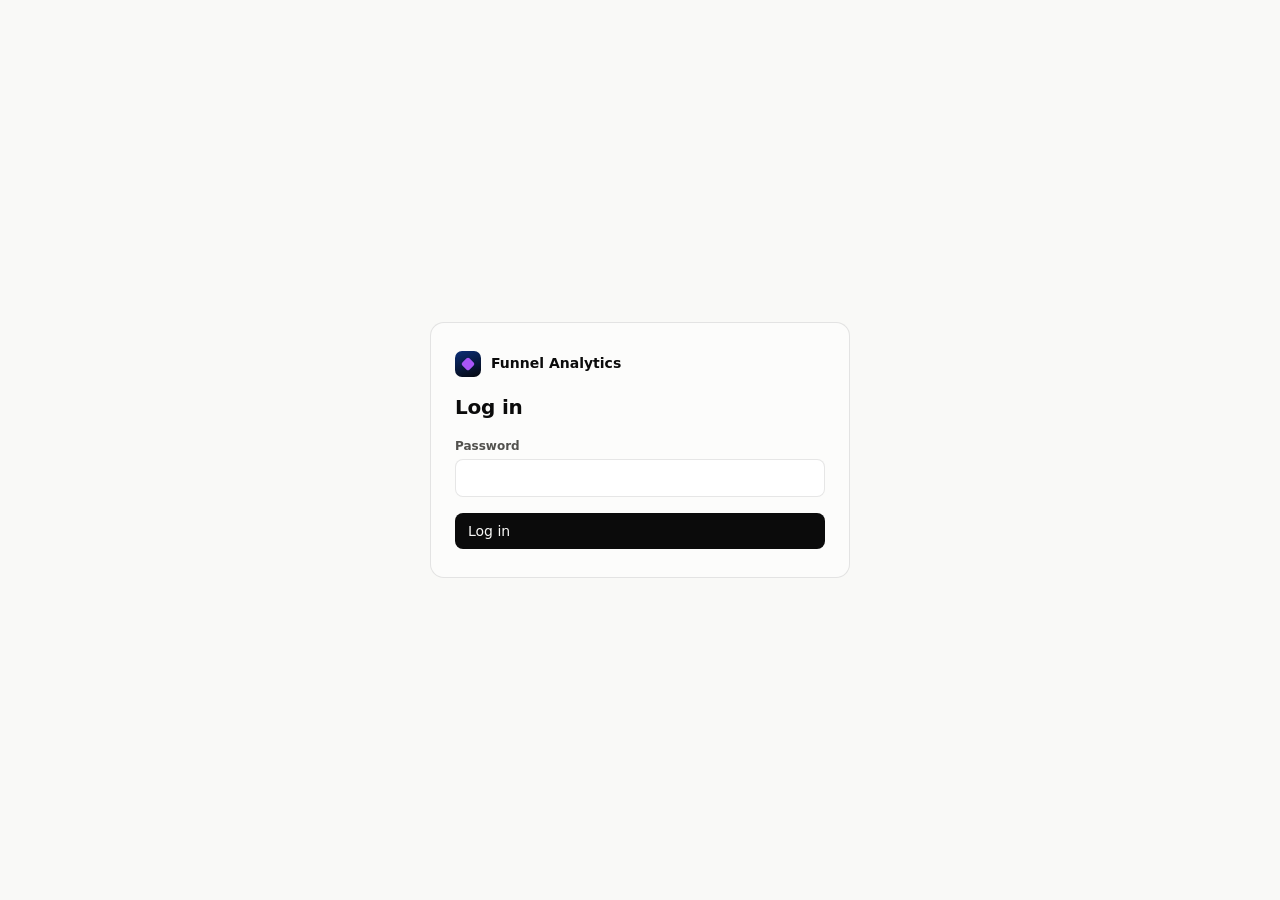
<file: admin/index.html>
<!doctype html>
<html lang="en">
<head>
<meta charset="utf-8">
<meta name="viewport" content="width=device-width, initial-scale=1">
<meta name="robots" content="noindex, nofollow">
<title>Mert FX · Funnel Analytics</title>
<link rel="icon" href="/favicon.ico" sizes="any">
<!--
  /admin: the funnel's analytics dashboard. Data comes from /api/admin, which needs
  the ADMIN_PASSWORD set on Vercel. Everything on this page is filtered by the date range, source and
  A/B version in the bar at the top. The numbers come from assets/track.js (on the funnel pages, through
  assets/site/funnel.js) and
  /go/<name> short links. Setup steps: README.md → "Analytics dashboard (/admin)".
-->
<style>
:root {
  color-scheme: light;
  --font: system-ui, -apple-system, "Segoe UI", Roboto, "Helvetica Neue", Arial, sans-serif;
  --page: #f9f9f7;
  --surface: #fcfcfb;
  --raised: #ffffff;
  --ink: #0b0b0b;
  --ink-2: #52514e;
  --muted: #898781;
  --grid: #e1e0d9;
  --axis: #c3c2b7;
  --border: rgba(11, 11, 11, .10);
  --wash: rgba(11, 11, 11, .04);
  --good: #006300;
  --bad: #c42e2e;
  --accent: #2a78d6;
  --accent-wash: rgba(42, 120, 214, .10);
  --accent-ink: #1c5cab;
  --v1: #2a78d6;
  --v2: #eb6834;
  --gold: #a855f7;
  /* Traffic sources: each always wears its own color (stack order is the order below, checked for colorblind safety) */
  --c-youtube: #e34948;
  --c-facebook: #2a78d6;
  --c-instagram: #e87ba4;
  --c-email: #eda100;
  --c-tiktok: #1baf7a;
  --c-direct: #eb6834;
  --c-social: #6250d6;
  --c-search: #008300;
  --c-other: #a3a29b;
}
@media (prefers-color-scheme: dark) {
  :root:not([data-theme="light"]) {
    color-scheme: dark;
    --page: #0d0d0d; --surface: #1a1a19; --raised: #232321; --ink: #f0efec; --ink-2: #c3c2b7; --muted: #898781;
    --grid: #2c2c2a; --axis: #383835; --border: rgba(255, 255, 255, .10); --wash: rgba(255, 255, 255, .05);
    --good: #0ca30c; --bad: #e66767; --accent: #3987e5; --accent-wash: rgba(57, 135, 229, .14); --accent-ink: #86b6ef;
    --v1: #3987e5; --v2: #d95926;
    --c-youtube: #e66767; --c-facebook: #3987e5; --c-instagram: #d55181; --c-email: #c98500; --c-tiktok: #199e70;
    --c-direct: #d95926; --c-social: #9085e9; --c-search: #008300; --c-other: #6b6a64;
  }
}
:root[data-theme="dark"] {
  color-scheme: dark;
  --page: #0d0d0d; --surface: #1a1a19; --raised: #232321; --ink: #f0efec; --ink-2: #c3c2b7; --muted: #898781;
  --grid: #2c2c2a; --axis: #383835; --border: rgba(255, 255, 255, .10); --wash: rgba(255, 255, 255, .05);
  --good: #0ca30c; --bad: #e66767; --accent: #3987e5; --accent-wash: rgba(57, 135, 229, .14); --accent-ink: #86b6ef;
  --v1: #3987e5; --v2: #d95926;
  --c-youtube: #e66767; --c-facebook: #3987e5; --c-instagram: #d55181; --c-email: #c98500; --c-tiktok: #199e70;
  --c-direct: #d95926; --c-social: #9085e9; --c-search: #008300; --c-other: #6b6a64;
}

* { box-sizing: border-box; }
html, body { margin: 0; }
body { background: var(--page); color: var(--ink); font: 14px/1.45 var(--font); -webkit-font-smoothing: antialiased; }
[hidden] { display: none !important; }
button, input, select { font: inherit; color: inherit; }
a { color: var(--accent-ink); }
:focus-visible { outline: 2px solid var(--accent); outline-offset: 2px; }
.num { font-variant-numeric: tabular-nums; }
.muted { color: var(--muted); }
.sub { color: var(--ink-2); }
h1, h2, h3 { margin: 0; font-weight: 650; letter-spacing: -.01em; }
h2 { font-size: 15px; }
code, .mono { font-family: ui-monospace, SFMono-Regular, Menlo, Consolas, monospace; font-size: 12.5px; }

/* ---------- Buttons & fields ---------- */
.btn { display: inline-flex; align-items: center; gap: 6px; padding: 7px 12px; border-radius: 8px; border: 1px solid var(--border); background: var(--raised); cursor: pointer; white-space: nowrap; }
.btn:hover { background: var(--wash); }
.btn--primary { background: var(--ink); color: var(--page); border-color: transparent; }
.btn--primary:hover { background: var(--ink); opacity: .88; }
.btn--ghost { background: transparent; border-color: transparent; }
.btn--danger { color: var(--bad); }
.btn svg { width: 16px; height: 16px; flex: none; }
.field { display: grid; gap: 4px; }
.field > span { font-size: 12px; color: var(--ink-2); font-weight: 550; }
.input, .select { width: 100%; padding: 8px 10px; border-radius: 8px; border: 1px solid var(--border); background: var(--raised); min-height: 36px; }
.select { padding-right: 28px; appearance: none; background-image: url("data:image/svg+xml,%3Csvg xmlns='http://www.w3.org/2000/svg' viewBox='0 0 24 24' fill='none' stroke='%23898781' stroke-width='2'%3E%3Cpath d='M6 9l6 6 6-6'/%3E%3C/svg%3E"); background-repeat: no-repeat; background-position: right 8px center; background-size: 14px; }
.pill { display: inline-flex; align-items: center; gap: 6px; padding: 3px 9px; border-radius: 99px; background: var(--wash); font-size: 12px; color: var(--ink-2); white-space: nowrap; }
.badge { display: inline-block; padding: 1px 6px; border-radius: 4px; font-size: 11px; font-weight: 600; background: var(--wash); color: var(--ink-2); vertical-align: 1px; }
.badge--warn { background: rgba(230, 164, 23, .16); color: var(--ink); }

/* ---------- Screens ---------- */
.center { min-height: 100vh; display: grid; place-items: center; padding: 24px 16px; }
.panel { width: 100%; max-width: 420px; background: var(--surface); border: 1px solid var(--border); border-radius: 14px; padding: 28px 24px; display: grid; gap: 16px; }
.panel--wide { max-width: 640px; }
.panel h1 { font-size: 20px; }
.logo { display: inline-flex; align-items: center; gap: 10px; font-weight: 650; }
.logo i { width: 26px; height: 26px; border-radius: 7px; background: linear-gradient(160deg, #0c2f78, #04060c); display: grid; place-items: center; }
.logo i::after { content: ""; width: 10px; height: 10px; border-radius: 2px; background: var(--gold); transform: rotate(45deg); }
.steps { margin: 0; padding-left: 20px; display: grid; gap: 10px; color: var(--ink-2); }
.steps b { color: var(--ink); }
.error { color: var(--bad); margin: 0; font-size: 13px; }

/* ---------- Top bar & filters ---------- */
.top { position: sticky; top: 0; z-index: 20; background: color-mix(in srgb, var(--page) 88%, transparent); backdrop-filter: blur(10px); border-bottom: 1px solid var(--border); }
.top__row { max-width: 1280px; margin: 0 auto; padding: 10px 16px; display: flex; align-items: center; gap: 12px; flex-wrap: wrap; }
.tabs { display: flex; gap: 2px; padding: 3px; background: var(--wash); border-radius: 10px; }
.tab { padding: 5px 12px; border-radius: 7px; border: 0; background: transparent; cursor: pointer; color: var(--ink-2); font-weight: 550; }
.tab[aria-selected="true"] { background: var(--raised); color: var(--ink); box-shadow: 0 1px 2px rgba(0, 0, 0, .08); }
.spacer { flex: 1; }
.live { display: inline-flex; align-items: center; gap: 7px; font-size: 13px; color: var(--ink-2); }
.live i { width: 8px; height: 8px; border-radius: 50%; background: var(--muted); }
.live.is-on i { background: #0ca30c; box-shadow: 0 0 0 0 rgba(12, 163, 12, .5); animation: pulse 2s infinite; }
@keyframes pulse { 70% { box-shadow: 0 0 0 7px rgba(12, 163, 12, 0); } 100% { box-shadow: 0 0 0 0 rgba(12, 163, 12, 0); } }
@media (prefers-reduced-motion: reduce) { .live.is-on i { animation: none; } }
.filters { max-width: 1280px; margin: 0 auto; padding: 0 16px 10px; display: flex; align-items: flex-end; gap: 10px; flex-wrap: wrap; }
.filters .field { min-width: 150px; }
.filters .field--src { min-width: 220px; flex: 0 1 300px; }
.custom { display: flex; gap: 6px; align-items: flex-end; }
.custom .input { width: 150px; }
.updated { font-size: 12px; color: var(--muted); margin-left: auto; display: flex; align-items: center; gap: 8px; }
.chip-filter { display: inline-flex; align-items: center; gap: 6px; }

/* ---------- Layout ---------- */
.wrap { max-width: 1280px; margin: 0 auto; padding: 16px 16px 48px; display: grid; gap: 16px; }
.grid { display: grid; gap: 16px; grid-template-columns: repeat(12, minmax(0, 1fr)); }
.span-12 { grid-column: span 12; } .span-8 { grid-column: span 8; } .span-7 { grid-column: span 7; } .span-6 { grid-column: span 6; }
.span-5 { grid-column: span 5; } .span-4 { grid-column: span 4; }
@media (max-width: 960px) { .span-8, .span-7, .span-6, .span-5, .span-4 { grid-column: span 12; } }
.card { background: var(--surface); border: 1px solid var(--border); border-radius: 12px; padding: 16px; min-width: 0; transition: opacity .2s; }
.card__head { display: flex; align-items: baseline; gap: 10px; flex-wrap: wrap; margin-bottom: 12px; }
.card__head p { margin: 0; color: var(--muted); font-size: 12.5px; }
.card__head .spacer { flex: 1; }
.is-loading .card { opacity: .55; }
.note { margin: 10px 0 0; font-size: 12.5px; color: var(--muted); }
.banner { display: flex; gap: 12px; align-items: center; flex-wrap: wrap; padding: 12px 14px; border-radius: 10px; background: var(--accent-wash); border: 1px solid var(--border); }
.banner p { margin: 0; flex: 1; min-width: 220px; }
.empty { padding: 28px 12px; text-align: center; color: var(--muted); }

/* ---------- KPI tiles ---------- */
.kpis { display: grid; gap: 12px; grid-template-columns: repeat(auto-fit, minmax(170px, 1fr)); }
.kpi { background: var(--surface); border: 1px solid var(--border); border-radius: 12px; padding: 14px 14px 10px; display: grid; gap: 2px; min-width: 0; transition: opacity .2s; }
.kpi__label { font-size: 12.5px; color: var(--ink-2); font-weight: 550; }
.kpi__value { font-size: 28px; font-weight: 650; letter-spacing: -.02em; line-height: 1.15; }
.kpi__meta { display: flex; gap: 8px; align-items: baseline; flex-wrap: wrap; font-size: 12px; color: var(--muted); min-height: 18px; }
.kpi--hero .kpi__value { font-size: 48px; }
.delta { font-weight: 600; font-variant-numeric: tabular-nums; }
.delta.up { color: var(--good); } .delta.down { color: var(--bad); } .delta.flat { color: var(--muted); }
.spark { height: 28px; margin-top: 4px; }
.spark svg { display: block; width: 100%; height: 28px; overflow: visible; }

/* ---------- Funnel ---------- */
.funnel { display: grid; gap: 6px; }
.fstep { display: grid; grid-template-columns: minmax(150px, 220px) 1fr 64px 92px; gap: 12px; align-items: center; padding: 4px 6px; border-radius: 8px; }
.fstep:hover { background: var(--wash); }
.fstep__label { font-weight: 550; overflow: hidden; text-overflow: ellipsis; }
.fstep__label small { display: block; font-weight: 400; color: var(--muted); font-size: 11.5px; }
.track { position: relative; height: 22px; }
.track span { position: absolute; left: 0; top: 0; bottom: 0; background: var(--accent); border-radius: 0 4px 4px 0; min-width: 2px; }
.fstep__n { text-align: right; font-weight: 650; }
.fstep__pct { text-align: right; font-size: 12px; color: var(--ink-2); line-height: 1.25; }
.fstep__pct b { display: block; font-weight: 600; color: var(--ink); }
.fstep.is-drop { background: rgba(230, 164, 23, .10); }
.drop { font-size: 12px; color: var(--bad); font-weight: 600; }
.callout { margin-top: 12px; padding: 10px 12px; border-left: 3px solid var(--gold); background: var(--wash); border-radius: 0 8px 8px 0; font-size: 13px; }
@media (max-width: 640px) {
  .fstep { grid-template-columns: 1fr 64px 80px; row-gap: 4px; }
  .fstep .track { grid-column: 1 / -1; grid-row: 2; height: 14px; }
}

/* ---------- Charts ---------- */
.chart { position: relative; width: 100%; }
.chart svg { display: block; width: 100%; overflow: visible; }
.chart text { font-size: 11px; fill: var(--muted); font-variant-numeric: tabular-nums; }
.legend { display: flex; flex-wrap: wrap; gap: 6px 14px; margin: 0 0 10px; padding: 0; list-style: none; font-size: 12.5px; color: var(--ink-2); }
.legend li { display: inline-flex; align-items: center; gap: 6px; }
.legend i { width: 10px; height: 10px; border-radius: 3px; flex: none; }
.legend i.line { height: 2px; width: 14px; border-radius: 1px; }
.seg { display: inline-flex; padding: 2px; background: var(--wash); border-radius: 8px; gap: 2px; flex-wrap: wrap; }
.seg button { border: 0; background: transparent; padding: 4px 10px; border-radius: 6px; cursor: pointer; color: var(--ink-2); font-size: 12.5px; font-weight: 550; }
.seg button[aria-pressed="true"] { background: var(--raised); color: var(--ink); box-shadow: 0 1px 2px rgba(0, 0, 0, .08); }
.col-hit { cursor: default; }
.col-hit:hover rect.hl, .col-hit:focus rect.hl { fill: var(--wash); }
.col-hit:focus { outline: none; }
.linkbtn { background: none; border: 0; padding: 0; color: var(--accent-ink); cursor: pointer; font-size: 12.5px; text-decoration: underline; text-underline-offset: 2px; }
#tooltip { position: fixed; z-index: 50; pointer-events: none; background: var(--raised); border: 1px solid var(--border); border-radius: 8px; padding: 8px 10px; box-shadow: 0 6px 24px rgba(0, 0, 0, .14); font-size: 12.5px; min-width: 140px; max-width: 280px; }
#tooltip .tt-title { color: var(--ink-2); margin-bottom: 4px; }
#tooltip .tt-row { display: flex; align-items: center; gap: 8px; }
#tooltip .tt-row b { font-variant-numeric: tabular-nums; min-width: 34px; }
#tooltip .tt-row i { width: 12px; height: 2px; border-radius: 1px; flex: none; }
#tooltip .tt-row span { color: var(--ink-2); }

/* ---------- Tables ---------- */
.table-wrap { overflow-x: auto; margin: 0 -16px; padding: 0 16px; }
table { width: 100%; border-collapse: collapse; font-size: 13px; }
th, td { padding: 8px 10px; text-align: right; border-bottom: 1px solid var(--grid); white-space: nowrap; }
th:first-child, td:first-child { text-align: left; padding-left: 0; }
th { font-size: 12px; font-weight: 600; color: var(--ink-2); }
th button { border: 0; background: none; padding: 0; font: inherit; color: inherit; cursor: pointer; }
th button[aria-sort]::after { content: " ↓"; }
th button[aria-sort="ascending"]::after { content: " ↑"; }
td { font-variant-numeric: tabular-nums; }
tr.group td { background: var(--wash); font-weight: 600; }
tr.group td:first-child { padding-left: 8px; border-radius: 6px 0 0 6px; }
tr.link-row td:first-child { padding-left: 22px; }
tr.clickable { cursor: pointer; }
tr.clickable:hover td { background: var(--wash); }
.dot { display: inline-block; width: 9px; height: 9px; border-radius: 3px; margin-right: 7px; vertical-align: 0; }
.cell-name { display: inline-flex; flex-direction: column; max-width: 320px; white-space: normal; }
.cell-name small { color: var(--muted); font-size: 11.5px; }
.minibar { display: inline-block; height: 6px; border-radius: 0 3px 3px 0; background: var(--accent); vertical-align: middle; margin-left: 6px; min-width: 1px; }

/* ---------- Videos ---------- */
.vstats { display: grid; grid-template-columns: repeat(auto-fit, minmax(130px, 1fr)); gap: 10px; margin-bottom: 14px; }
.vstat { padding: 10px 12px; border-radius: 10px; background: var(--wash); }
.vstat b { display: block; font-size: 20px; font-weight: 650; }
.vstat span { font-size: 12px; color: var(--ink-2); }

/* ---------- A/B ---------- */
.ab { display: grid; gap: 4px; }
.abrow { display: grid; grid-template-columns: minmax(140px, 200px) 1fr; gap: 12px; align-items: center; padding: 6px 0; border-bottom: 1px solid var(--grid); }
.abrow:last-child { border-bottom: 0; }
.abbars { display: grid; gap: 3px; }
.abbar { display: grid; grid-template-columns: 1fr 120px; gap: 8px; align-items: center; font-size: 12.5px; }
.abbar .track { height: 10px; }
.abbar .track span { border-radius: 0 3px 3px 0; }
.abbar em { font-style: normal; color: var(--ink-2); text-align: right; font-variant-numeric: tabular-nums; }
.abbar em b { color: var(--ink); }
.verdict { margin-top: 12px; display: flex; gap: 10px; align-items: flex-start; padding: 12px; border-radius: 10px; background: var(--wash); }
.verdict svg { width: 20px; height: 20px; flex: none; margin-top: 1px; }

/* ---------- Bars list (questions, audience) ---------- */
.bars { display: grid; gap: 7px; }
.barrow { display: grid; grid-template-columns: minmax(110px, 170px) 1fr 56px 54px; gap: 10px; align-items: center; font-size: 13px; }
.barrow .track { height: 12px; }
.barrow .track span { border-radius: 0 3px 3px 0; }
.barrow > b { text-align: right; font-variant-numeric: tabular-nums; }
.barrow > em { font-style: normal; text-align: right; color: var(--ink-2); font-size: 12px; font-variant-numeric: tabular-nums; }
.barrow > span:first-child { overflow: hidden; text-overflow: ellipsis; white-space: nowrap; }
.bars-head { display: grid; grid-template-columns: minmax(110px, 170px) 1fr 56px 54px; gap: 10px; font-size: 11.5px; color: var(--muted); }
.bars-head span:nth-child(3), .bars-head span:nth-child(4) { text-align: right; }
.cols3 { display: grid; gap: 20px; grid-template-columns: repeat(auto-fit, minmax(260px, 1fr)); }
.cols3 h3, .cols2 h3 { font-size: 13px; margin-bottom: 8px; }
.cols2 { display: grid; gap: 24px; grid-template-columns: repeat(auto-fit, minmax(300px, 1fr)); }

/* ---------- Feed ---------- */
.feed { list-style: none; margin: 0; padding: 0; display: grid; max-height: 480px; overflow-y: auto; }
.feed li { display: grid; grid-template-columns: 22px 1fr auto; gap: 10px; padding: 8px 2px; border-bottom: 1px solid var(--grid); align-items: start; }
.feed li:last-child { border-bottom: 0; }
.feed .ic { width: 22px; height: 22px; border-radius: 6px; display: grid; place-items: center; background: var(--wash); }
.feed .ic svg { width: 13px; height: 13px; }
.feed .ic.good { background: rgba(12, 163, 12, .14); color: var(--good); }
.feed .ic.gold { background: rgba(168, 85, 247, .18); color: #6d28d9; }
.feed p { margin: 0; }
.feed small { color: var(--muted); }
.feed time { color: var(--muted); font-size: 12px; white-space: nowrap; }
.livebox { display: flex; gap: 8px; flex-wrap: wrap; margin-bottom: 10px; }

/* ---------- Links tab ---------- */
.create { display: grid; gap: 12px; grid-template-columns: repeat(auto-fit, minmax(180px, 1fr)); align-items: end; }
.suggest { display: flex; gap: 6px; flex-wrap: wrap; }
.suggest button { border: 1px dashed var(--axis); background: transparent; border-radius: 99px; padding: 4px 10px; cursor: pointer; font-size: 12.5px; color: var(--ink-2); }
.suggest button:hover { border-style: solid; color: var(--ink); }
.short { display: inline-flex; align-items: center; gap: 6px; }
.short code { padding: 3px 6px; border-radius: 6px; background: var(--wash); }
.made { display: flex; flex-wrap: wrap; gap: 10px; align-items: center; padding: 12px; border-radius: 10px; background: rgba(12, 163, 12, .10); }
.made code { font-size: 14px; }

dialog { border: 1px solid var(--border); border-radius: 14px; background: var(--surface); color: var(--ink); padding: 20px; width: min(440px, calc(100vw - 32px)); }
dialog::backdrop { background: rgba(0, 0, 0, .35); }
dialog h2 { margin-bottom: 12px; }
.menu { display: grid; gap: 14px; }
.menu label.row { display: flex; gap: 10px; align-items: flex-start; cursor: pointer; }
.menu label.row input { margin-top: 3px; }
.menu hr { border: 0; border-top: 1px solid var(--grid); margin: 0; width: 100%; }
.foot { text-align: center; color: var(--muted); font-size: 12px; padding: 8px 16px 32px; }
.toast { position: fixed; left: 50%; bottom: 20px; transform: translateX(-50%); background: var(--ink); color: var(--page); padding: 9px 14px; border-radius: 8px; font-size: 13px; z-index: 60; }
@media (max-width: 640px) {
  .top { position: static; }
  .feed { max-height: 360px; }
  .filters .field, .filters .field--src { min-width: 0; flex: 1 1 140px; }
  .updated { margin-left: 0; width: 100%; }
  .kpi__value { font-size: 24px; }
  .kpi--hero .kpi__value { font-size: 36px; }
  .barrow, .bars-head { grid-template-columns: minmax(90px, 120px) 1fr 44px 46px; gap: 8px; }
  .abrow { grid-template-columns: 1fr; gap: 6px; }
}
</style>
</head>
<body>

<!-- Login -->
<section class="center" id="screen-login" hidden>
  <form class="panel" id="login-form">
    <span class="logo"><i></i>Funnel Analytics</span>
    <h1>Log in</h1>
    <label class="field"><span>Password</span><input class="input" type="password" name="password" autocomplete="current-password" required autofocus></label>
    <p class="error" id="login-error" hidden></p>
    <button class="btn btn--primary" type="submit">Log in</button>
  </form>
</section>

<!-- First-time setup (shown when the database or password isn't set on Vercel yet) -->
<section class="center" id="screen-setup" hidden>
  <div class="panel panel--wide">
    <span class="logo"><i></i>Funnel Analytics</span>
    <h1>Almost there: 3 quick steps on Vercel</h1>
    <ol class="steps">
      <li id="setup-db"><b>Add the database.</b> Vercel → this project → <b>Storage</b> → <b>Create Database</b> → <b>Upstash for Redis</b> (the free plan is fine) → connect it to this project, all environments.</li>
      <li id="setup-pw"><b>Pick a password for this page.</b> Vercel → this project → <b>Settings → Environment Variables</b> → add <code>ADMIN_PASSWORD</code> with the password you want.</li>
      <li><b>Redeploy.</b> Vercel → <b>Deployments</b> → the ⋯ menu on the latest one → <b>Redeploy</b>. Then reload this page.</li>
    </ol>
    <p class="muted" style="margin:0">Optional: <code>TRACK_TIMEZONE</code> (e.g. <code>America/Los_Angeles</code>) sets which time zone "today" uses. The default is New York time.</p>
    <p class="error" id="setup-error" hidden></p>
    <button class="btn" type="button" onclick="location.reload()">I've done it, check again</button>
  </div>
</section>

<!-- Dashboard -->
<div id="screen-main" hidden>
  <header class="top">
    <div class="top__row">
      <span class="logo"><i></i>Funnel Analytics</span>
      <nav class="tabs" role="tablist" aria-label="Sections">
        <button class="tab" role="tab" id="tab-btn-dashboard" aria-selected="true" aria-controls="tab-dashboard" data-tab="dashboard">Dashboard</button>
        <button class="tab" role="tab" id="tab-btn-links" aria-selected="false" aria-controls="tab-links" data-tab="links">Tracked links</button>
      </nav>
      <span class="spacer"></span>
      <span class="live" id="live" title="People with activity on the funnel in the last 5 minutes"><i></i><span id="live-text">—</span></span>
      <button class="btn btn--ghost" type="button" id="open-settings" aria-label="Settings">
        <svg viewBox="0 0 24 24" fill="none" stroke="currentColor" stroke-width="2" stroke-linecap="round" stroke-linejoin="round" aria-hidden="true"><circle cx="12" cy="12" r="3"/><path d="M19.4 15a1.7 1.7 0 0 0 .3 1.8l.1.1a2 2 0 1 1-2.8 2.8l-.1-.1a1.7 1.7 0 0 0-1.8-.3 1.7 1.7 0 0 0-1 1.5V21a2 2 0 1 1-4 0v-.1a1.7 1.7 0 0 0-1.1-1.5 1.7 1.7 0 0 0-1.8.3l-.1.1a2 2 0 1 1-2.8-2.8l.1-.1a1.7 1.7 0 0 0 .3-1.8 1.7 1.7 0 0 0-1.5-1H3a2 2 0 1 1 0-4h.1a1.7 1.7 0 0 0 1.5-1.1 1.7 1.7 0 0 0-.3-1.8l-.1-.1a2 2 0 1 1 2.8-2.8l.1.1a1.7 1.7 0 0 0 1.8.3H9a1.7 1.7 0 0 0 1-1.5V3a2 2 0 1 1 4 0v.1a1.7 1.7 0 0 0 1 1.5 1.7 1.7 0 0 0 1.8-.3l.1-.1a2 2 0 1 1 2.8 2.8l-.1.1a1.7 1.7 0 0 0-.3 1.8V9a1.7 1.7 0 0 0 1.5 1H21a2 2 0 1 1 0 4h-.1a1.7 1.7 0 0 0-1.5 1z"/></svg>
      </button>
    </div>
    <div class="filters" id="filters">
      <label class="field"><span>Date range</span>
        <select class="select" id="f-range">
          <option value="today">Today</option>
          <option value="yesterday">Yesterday</option>
          <option value="7d">Last 7 days</option>
          <option value="30d">Last 30 days</option>
          <option value="90d">Last 90 days</option>
          <option value="month">This month</option>
          <option value="lastmonth">Last month</option>
          <option value="all">All time</option>
          <option value="custom">Custom…</option>
        </select>
      </label>
      <div class="custom" id="f-custom" hidden>
        <label class="field"><span>From</span><input class="input" type="date" id="f-from"></label>
        <label class="field"><span>To</span><input class="input" type="date" id="f-to"></label>
        <button class="btn" type="button" id="f-apply">Apply</button>
      </div>
      <label class="field field--src" data-dash-only><span>Traffic source</span><select class="select" id="f-src"><option value="">All sources</option></select></label>
      <label class="field" data-dash-only><span>Page 2 version (A/B)</span>
        <select class="select" id="f-ver">
          <option value="">Both versions</option>
          <option value="V1">V1 · /apply (questions)</option>
          <option value="V2">V2 · /apply-2 (form + calendar)</option>
        </select>
      </label>
      <div class="updated"><span id="updated">Loading…</span><button class="btn" type="button" id="refresh">Refresh</button></div>
    </div>
  </header>

  <main class="wrap" id="tab-dashboard" role="tabpanel" aria-labelledby="tab-btn-dashboard">
    <div class="banner" id="self-banner" hidden>
      <p><b>Your own visits from this browser are being counted.</b> Testing the funnel here adds to the numbers.</p>
      <button class="btn" type="button" id="self-stop">Stop counting this browser</button>
      <button class="btn btn--ghost" type="button" id="self-keep">Keep counting</button>
    </div>
    <div class="banner" id="empty-banner" hidden>
      <p><b>No visits in this range yet.</b> Make a tracked link for each place you post (<button class="linkbtn" type="button" data-goto="links">Tracked links</button>), and visits show up here within seconds.</p>
    </div>
    <div class="banner" id="filter-banner" hidden></div>

    <section class="kpis" id="kpis" aria-label="Key numbers"></section>

    <div class="grid">
      <section class="card span-7" aria-labelledby="funnel-title">
        <div class="card__head"><h2 id="funnel-title">Funnel: where people drop off</h2><p id="funnel-sub">Each person counted once per step</p></div>
        <div class="funnel" id="funnel"></div>
        <div id="funnel-callout"></div>
        <p class="note" id="funnel-note"></p>
      </section>
      <section class="card span-5" aria-labelledby="feed-title">
        <div class="card__head"><h2 id="feed-title">Live activity</h2><p>Latest first · refreshes every 30 seconds</p></div>
        <div class="livebox" id="livebox"></div>
        <ul class="feed" id="feed"></ul>
      </section>
    </div>

    <section class="card" aria-labelledby="time-title">
      <div class="card__head">
        <h2 id="time-title">Over time</h2><p id="time-sub"></p><span class="spacer"></span>
        <div class="seg" id="time-metric" role="group" aria-label="Number to chart">
          <button type="button" data-m="visitors" aria-pressed="true">Visitors</button>
          <button type="button" data-m="clicks" aria-pressed="false">Link clicks</button>
          <button type="button" data-m="optins" aria-pressed="false">Opt-ins</button>
          <button type="button" data-m="apps" aria-pressed="false">Applications</button>
          <button type="button" data-m="booked" aria-pressed="false">Calls booked</button>
        </div>
      </div>
      <ul class="legend" id="time-legend"></ul>
      <div class="chart" id="time-chart"></div>
      <p class="note"><button class="linkbtn" type="button" data-table="time">Show as a table</button></p>
      <div class="table-wrap" id="time-table" hidden></div>
    </section>

    <section class="card" aria-labelledby="src-title">
      <div class="card__head"><h2 id="src-title">Traffic sources</h2><p>Click a row to filter the whole dashboard to it</p></div>
      <div class="table-wrap"><table id="src-table"></table></div>
      <p class="note">“Clicks” counts taps on your <b>/go/…</b> short links (bots and link previews left out). “Visitors” are the people who then loaded the funnel; the gap between them is people who left before the page opened. Sources without a short link are worked out from the site or app they came from.</p>
    </section>

    <section class="card" aria-labelledby="vid-title">
      <div class="card__head"><h2 id="vid-title">Videos: who pressed play and where they stopped watching</h2><span class="spacer"></span><label class="field" style="min-width:220px"><span class="muted" style="font-size:12px">Video</span><select class="select" id="vid-pick"></select></label></div>
      <div class="vstats" id="vid-stats"></div>
      <ul class="legend" id="vid-legend"></ul>
      <div class="chart" id="vid-chart"></div>
      <div id="vid-callout"></div>
      <p class="note">Only watching <b>with sound</b> counts: the VSL starts muted on its own, so "pressed play" means they clicked "Click to listen" (or play). Skipping ahead doesn't count as watching the part skipped. <button class="linkbtn" type="button" data-table="vid">Show as a table</button></p>
      <div class="table-wrap" id="vid-table" hidden></div>
      <h3 style="font-size:13px;margin:18px 0 6px">All videos</h3>
      <div class="table-wrap"><table id="vid-all"></table></div>
    </section>

    <div class="grid">
      <section class="card span-7" aria-labelledby="ab-title">
        <div class="card__head"><h2 id="ab-title">A/B test: page 2, V1 vs V2</h2><p>Out of the people who reached each version</p></div>
        <ul class="legend"><li><i style="background:var(--v1)"></i>V1 · /apply (one question at a time)</li><li><i style="background:var(--v2)"></i>V2 · /apply-2 (form beside the calendar)</li></ul>
        <div class="ab" id="ab"></div>
        <div id="ab-verdict"></div>
      </section>
      <section class="card span-5" aria-labelledby="pages-title">
        <div class="card__head"><h2 id="pages-title">Pages &amp; buttons</h2></div>
        <div class="table-wrap"><table id="pages"></table></div>
      </section>
    </div>

    <section class="card" aria-labelledby="q-title">
      <div class="card__head"><h2 id="q-title">Application: which questions people answered</h2><p>Out of the people who reached each page 2</p></div>
      <div class="cols2" id="questions"></div>
    </section>

    <section class="card" aria-labelledby="aud-title">
      <div class="card__head"><h2 id="aud-title">Audience</h2><p id="aud-sub">New visitors, and what share of them opted in</p></div>
      <div class="cols3" id="audience"></div>
    </section>
  </main>

  <main class="wrap" id="tab-links" role="tabpanel" aria-labelledby="tab-btn-links" hidden>
    <section class="card">
      <div class="card__head"><h2>Make a tracked link</h2><p>One link per place you post it, so you can see exactly which one brings people in</p></div>
      <div class="suggest" id="suggest" aria-label="Quick start"></div>
      <form class="create" id="link-form" style="margin-top:14px">
        <label class="field"><span>Where you'll post it</span>
          <select class="select" name="channel" required>
            <option value="youtube">YouTube</option><option value="instagram">Instagram</option><option value="tiktok">TikTok</option>
            <option value="facebook">Facebook</option><option value="x">X / Twitter</option><option value="threads">Threads</option>
            <option value="snapchat">Snapchat</option><option value="discord">Discord</option><option value="email">Email</option>
            <option value="sms">SMS</option><option value="google">Google / ads</option><option value="other">Other</option>
          </select>
        </label>
        <label class="field"><span>Name (what it is)</span><input class="input" name="name" placeholder="e.g. Instagram bio" required maxlength="80"></label>
        <label class="field"><span>Short link</span><input class="input mono" name="slug" placeholder="ig-bio" required pattern="[a-z0-9][a-z0-9\-]{0,39}" maxlength="40" title="a–z, 0–9 and dashes"></label>
        <label class="field"><span>Goes to</span>
          <select class="select" name="dest">
            <option value="/discord">Opt-in page (/discord)</option>
            <option value="/apply">Application V1 (/apply, one question at a time)</option>
            <option value="/apply-2">Application V2 (/apply-2, form + calendar)</option>
            <option value="custom">Another link…</option>
          </select>
        </label>
        <label class="field" id="dest-custom" hidden><span>Link (https://…)</span><input class="input" name="destUrl" placeholder="https://discord.gg/…"></label>
        <input type="hidden" name="editing">
        <button class="btn btn--primary" type="submit" id="link-save">Make link</button>
      </form>
      <p class="error" id="link-error" hidden></p>
      <div class="made" id="link-made" hidden style="margin-top:14px"></div>
      <p class="note">Short links look like <code id="example-link">/go/ig-bio</code>. Each tap is counted, then the person goes straight on to the page, so it's as fast as a normal link. You can change where a link goes later without changing the link itself.</p>
    </section>
    <section class="card">
      <div class="card__head"><h2>Your links</h2><p id="links-sub">Numbers for the date range at the top</p></div>
      <div class="table-wrap"><table id="links-table"></table></div>
    </section>
  </main>
  <p class="foot" id="foot"></p>
</div>

<dialog id="settings">
  <h2>Settings</h2>
  <div class="menu">
    <label class="row"><input type="checkbox" id="set-ignore"><span><b>Don't count my visits on this browser</b><br><span class="muted">So testing the funnel here doesn't add to the numbers. On your phone, open any funnel page with <code>?rt=off</code> at the end once to do the same.</span></span></label>
    <label class="field"><span>Theme</span>
      <select class="select" id="set-theme"><option value="">Match my device</option><option value="light">Light</option><option value="dark">Dark</option></select>
    </label>
    <hr>
    <div><button class="btn btn--danger" type="button" id="set-reset">Delete all numbers…</button><p class="note" style="margin-top:6px">Starts the counts from zero (e.g. after testing). Your tracked links stay.</p></div>
    <hr>
    <div style="display:flex;gap:8px;justify-content:space-between"><button class="btn" type="button" id="set-logout">Log out</button><button class="btn btn--primary" type="button" id="set-close">Done</button></div>
  </div>
</dialog>
<div id="tooltip" role="tooltip" hidden></div>

<script>
"use strict";
/* =======================================================================
   Labels. Funnel steps, videos and questions match what the pages send (assets/track.js, index.html).
   ======================================================================= */
const CHANNELS = {   // in chart stacking order; colors in the CSS (--c-…)
  youtube: "YouTube", facebook: "Facebook", instagram: "Instagram", email: "Email & SMS", tiktok: "TikTok",
  direct: "Direct / unknown", social: "Other social", search: "Google & search", other: "Other sites & embeds",
};
// The channel picked for a short link, or guessed from a site/app/UTM name → the channel group above.
const CHANNEL_OF = {
  youtube: "youtube", yt: "youtube", instagram: "instagram", ig: "instagram", insta: "instagram", tiktok: "tiktok", tt: "tiktok",
  facebook: "facebook", fb: "facebook", meta: "facebook", email: "email", mail: "email", newsletter: "email", sms: "email", text: "email",
  x: "social", twitter: "social", tw: "social", threads: "social", snapchat: "social", snap: "social", discord: "social", dc: "social",
  reddit: "social", linkedin: "social", telegram: "social", whatsapp: "social", google: "search", search: "search", bing: "search",
  direct: "direct", linkinbio: "other",
};
const PLATFORM = { youtube: "YouTube", instagram: "Instagram", tiktok: "TikTok", facebook: "Facebook", x: "X", threads: "Threads", snapchat: "Snapchat",
  discord: "Discord", reddit: "Reddit", linkedin: "LinkedIn", email: "Email", sms: "SMS", google: "Google", search: "Search engines", telegram: "Telegram",
  whatsapp: "WhatsApp", linkinbio: "Link-in-bio page", direct: "Direct / unknown", other: "Other" };
const VIDEOS = {
  vsl: "Main VSL (page 2)", nextSteps: "Thank-you video (/booked)", faqInside: "FAQ: What's inside?", faqBeginner: "FAQ: I'm a beginner",
  faqWho: "FAQ: Mert or an assistant?", faqTime: "FAQ: With a full-time job?", faqDifferent: "FAQ: Why is this different?",
};
const QUESTIONS = {
  a1: { title: "V1 · /apply (one question at a time)", page: "apply", ver: "V1", list: [["situation", "1. Situation"], ["goal", "2. Where they want to be"], ["obstacles", "3. Obstacles (written)"], ["investment", "4. Investment"]] },
  a2: { title: "V2 · /apply-2 (form beside the calendar)", page: "apply2", ver: "V2", list: [["reason", "Biggest issue"], ["experience", "Experience"], ["motivation", "Main goal"], ["investment", "Money to invest"], ["ready", "Ready to fix it?"], ["instagram", "Instagram"]] },
};
const PAGES = [["discord", "/discord", "Opt-in"], ["apply", "/apply", "Page 2, V1"], ["apply2", "/apply-2", "Page 2, V2"], ["booked", "/booked", "After booking"]];
const BUTTONS = [["s:optin_error", "Saw an error on the opt-in form"], ["s:nq_discord", "Didn't qualify: Join The Free Discord"],
  ["s:addcal_google", "/booked: Add to Google Calendar"], ["s:addcal_apple", "/booked: Add to Apple Calendar"], ["s:addcal_outlook", "/booked: Add to Outlook"]];
const DEVICES = { iphone: "iPhone", android: "Android", desktop: "Computer", tablet: "Tablet / iPad", mobile: "Other phone" };
const APPS = { instagram: "Instagram app", tiktok: "TikTok app", facebook: "Facebook app", youtube: "YouTube app", snapchat: "Snapchat app", x: "X app", linkedin: "LinkedIn app",
  google: "Google app", safari: "Safari", chrome: "Chrome", firefox: "Firefox", edge: "Edge", samsung: "Samsung Internet", other: "Other" };
const SUGGEST = [
  ["instagram", "Instagram bio", "ig-bio"], ["instagram", "Instagram story", "ig-story"], ["instagram", "Instagram DMs", "ig-dm"],
  ["instagram", "Instagram reel caption / comments", "ig-reel"], ["youtube", "YouTube channel bio", "yt-bio"], ["youtube", "YouTube video description", "yt-desc"],
  ["tiktok", "TikTok bio", "tt-bio"], ["discord", "Discord announcement", "discord"], ["email", "Email newsletter", "email"],
];

/* =======================================================================
   Little helpers
   ======================================================================= */
const $ = (s, r = document) => r.querySelector(s);
const $$ = (s, r = document) => [...r.querySelectorAll(s)];
// h("div", { class: "x", onclick }, "text", child…). Text always goes in as text, never as HTML.
function h(tag, attrs = {}, ...kids) {
  const e = document.createElement(tag);
  Object.entries(attrs || {}).forEach(([k, v]) => {
    if (v == null || v === false) return;
    if (k.startsWith("on")) e.addEventListener(k.slice(2), v);
    else if (k === "style" && typeof v === "object") Object.assign(e.style, v);
    else e.setAttribute(k, v === true ? "" : v);
  });
  kids.flat().forEach(k => { if (k != null && k !== false) e.append(k instanceof Node ? k : String(k)); });
  return e;
}
const NS = "http://www.w3.org/2000/svg";
function s(tag, attrs = {}, ...kids) {
  const e = document.createElementNS(NS, tag);
  Object.entries(attrs).forEach(([k, v]) => { if (v != null) e.setAttribute(k, v); });
  kids.flat().forEach(k => { if (k != null) e.append(k instanceof Node ? k : String(k)); });
  return e;
}
const svgIcon = d => { const e = s("svg", { viewBox: "0 0 24 24", fill: "none", stroke: "currentColor", "stroke-width": 2.2, "stroke-linecap": "round", "stroke-linejoin": "round", "aria-hidden": "true" }); e.innerHTML = d; return e; };
const ICON = {
  click: '<path d="M9 9l10 4-4 2-2 4z"/><path d="M5 3v3M3 5h3M14 4l-1.5 1.5M4 14l1.5-1.5"/>',
  user: '<circle cx="12" cy="8" r="4"/><path d="M4 21c1.5-4 4.5-6 8-6s6.5 2 8 6"/>',
  mail: '<rect x="3" y="5" width="18" height="14" rx="2"/><path d="m3 7 9 6 9-6"/>',
  form: '<rect x="5" y="3" width="14" height="18" rx="2"/><path d="M9 8h6M9 12h6M9 16h3"/>',
  x: '<path d="M6 6l12 12M18 6L6 18"/>',
  cal: '<rect x="3" y="5" width="18" height="16" rx="2"/><path d="M3 10h18M8 3v4M16 3v4"/><path d="m9 15 2 2 4-4"/>',
  check: '<path d="M5 12.5l4.5 4.5L19 7.5"/>',
  info: '<circle cx="12" cy="12" r="9"/><path d="M12 11v5M12 8v.5"/>',
  trophy: '<path d="M8 21h8M12 17v4M7 4h10v5a5 5 0 0 1-10 0z"/><path d="M17 5h3v2a3 3 0 0 1-3 3M7 5H4v2a3 3 0 0 0 3 3"/>',
};

const nf = new Intl.NumberFormat("en-US");
const fmt = n => nf.format(Math.round(n || 0));
const compact = n => n >= 10000 ? new Intl.NumberFormat("en-US", { notation: "compact", maximumFractionDigits: 1 }).format(n) : fmt(n);
const pct = (a, b) => (b > 0 ? a / b : null);
function fmtPct(r) {
  if (r == null || !isFinite(r)) return "–";
  const p = r * 100;
  return (p > 0 && p < 10 ? p.toFixed(1) : Math.round(p)) + "%";
}
const regionName = (() => { try { const d = new Intl.DisplayNames(["en"], { type: "region" }); return c => (c === "XX" ? "Unknown" : d.of(c) || c); } catch { return c => c; } })();
const DAY = 864e5;
const addDays = (d, n) => new Date(Date.parse(d + "T00:00:00Z") + n * DAY).toISOString().slice(0, 10);
const dayDiff = (a, b) => Math.round((Date.parse(b + "T00:00:00Z") - Date.parse(a + "T00:00:00Z")) / DAY);
const MONTHS = ["Jan", "Feb", "Mar", "Apr", "May", "Jun", "Jul", "Aug", "Sep", "Oct", "Nov", "Dec"];
const WEEKDAYS = ["Sun", "Mon", "Tue", "Wed", "Thu", "Fri", "Sat"];
function dayLabel(d, long) {
  const [y, m, dd] = d.split("-").map(Number);
  const wd = WEEKDAYS[new Date(Date.UTC(y, m - 1, dd)).getUTCDay()];
  return long ? `${wd}, ${MONTHS[m - 1]} ${dd}, ${y}` : `${MONTHS[m - 1]} ${dd}`;
}
const monthLabel = (m, long) => { const [y, mo] = m.split("-").map(Number); return MONTHS[mo - 1] + (long ? " " + y : " ’" + String(y).slice(2)); };
const hourLabel = hh => { const n = Number(hh); return (n % 12 || 12) + (n < 12 ? "am" : "pm"); };
const secLabel = sec => { sec = Math.round(sec || 0); const m = Math.floor(sec / 60), r = sec % 60; return m >= 60 ? Math.floor(m / 60) + "h " + (m % 60) + "m" : m + ":" + String(r).padStart(2, "0"); };
function ago(t) {
  const sec = Math.max(0, (Date.now() - t) / 1000);
  if (sec < 60) return "just now";
  if (sec < 3600) return Math.floor(sec / 60) + "m ago";
  if (sec < 86400) return Math.floor(sec / 3600) + "h ago";
  const d = new Date(t);
  return MONTHS[d.getMonth()] + " " + d.getDate();
}
const store = {
  get: k => { try { return localStorage.getItem(k); } catch { return null; } },
  set: (k, v) => { try { v == null ? localStorage.removeItem(k) : localStorage.setItem(k, v); } catch {} },
};
function toast(text) {
  const t = h("div", { class: "toast", role: "status" }, text);
  document.body.append(t);
  setTimeout(() => t.remove(), 2400);
}
async function copy(text) {
  try { await navigator.clipboard.writeText(text); toast("Copied " + text); }
  catch { prompt("Copy this link:", text); }
}

/* =======================================================================
   State & API
   ======================================================================= */
const S = {
  token: store.get("rt_admin_token"),
  today: null, tz: "",
  range: (() => { try { return JSON.parse(store.get("rt_admin_range")) || { preset: "7d" }; } catch { return { preset: "7d" }; } })(),
  src: "", ver: "", metric: "visitors", video: "vsl",
  stats: null, links: {}, sort: { key: "visitors", dir: -1 },
};

async function api(a, { params = {}, body } = {}) {
  const r = await fetch("/api/admin?" + new URLSearchParams({ a, ...params }), {
    method: body ? "POST" : "GET",
    headers: { ...(S.token ? { Authorization: "Bearer " + S.token } : {}), ...(body ? { "Content-Type": "application/json" } : {}) },
    body: body ? JSON.stringify(body) : undefined,
  });
  let j = {};
  try { j = await r.json(); } catch {}
  if (r.status === 503 && (j.error === "no_db" || j.error === "no_password")) { showSetup(j); throw new Error("setup"); }
  if (r.status === 404 && !j.error) { showSetup({ error: "no_api" }); throw new Error("setup"); }
  if (r.status === 401 && a !== "login") { logout(); throw new Error("login"); }
  if (!r.ok) throw new Error(j.error || "Something went wrong (" + r.status + ")");
  return j;
}

function show(id) { ["screen-login", "screen-setup", "screen-main"].forEach(x => { $("#" + x).hidden = x !== id; }); }
function showSetup(j) {
  show("screen-setup");
  // Dim the step that's already done.
  $("#setup-db").style.opacity = j.error === "no_password" && j.db ? ".45" : "";
  $("#setup-pw").style.opacity = j.error === "no_db" ? ".45" : "";
  if (j.error === "no_api") {
    $("#setup-error").textContent = "This page can't reach /api/admin. It needs to run on Vercel (the api folder makes the server part).";
    $("#setup-error").hidden = false;
  }
}
function logout() {
  S.token = null;
  store.set("rt_admin_token", null);
  clearInterval(S.timer);
  show("screen-login");
}

/* =======================================================================
   Turning the stored counters into numbers
   Counter names: "link|version|metric", "HH|link|version|metric" (hours), "x|c:US|metric" (audience).
   ======================================================================= */
const parsedCache = new Map();
function parse(f) {
  let p = parsedCache.get(f);
  if (p) return p;
  const a = f.split("|");
  if (a[0] === "x" && a.length === 3) p = { x: true, dim: a[1], metric: a[2] };
  else if (a.length === 4) p = { hour: a[0], link: a[1], ver: a[2], metric: a[3] };
  else p = { link: a[0], ver: a[1] || "", metric: a[2] || "" };
  parsedCache.set(f, p);
  return p;
}
const chanCache = new Map();
function channelOf(link) {
  if (chanCache.has(link)) return chanCache.get(link);
  let c;
  if (link.startsWith("~")) {
    const k = link.slice(1);
    c = CHANNEL_OF[k] || (k.startsWith("site:") || k.startsWith("app:") ? "other" : "other");
  } else if (link.startsWith("utm:")) {
    const src = link.slice(4).split("/")[0];
    c = CHANNEL_OF[src] || CHANNEL_OF[src.split(/[-_.]/)[0]] || "other";
  } else if (link.startsWith("embed:")) c = "other";
  else if (S.links[link]) c = CHANNEL_OF[S.links[link].channel] || "other";
  else c = CHANNEL_OF[link.split("-")[0]] || "other";
  chanCache.set(link, c);
  return c;
}
function linkLabel(link) {
  if (S.links[link]) return S.links[link].name;
  if (link === "~direct") return "Direct / unknown";
  if (link.startsWith("~site:")) return link.slice(6);
  if (link.startsWith("~app:")) return "App: " + link.slice(5);
  if (link.startsWith("~")) return (PLATFORM[link.slice(1)] || link.slice(1)) + " (no tracked link)";
  if (link.startsWith("utm:")) return "UTM: " + link.slice(4).replace("/", " / ");
  if (link.startsWith("embed:")) return "Embedded form: " + link.slice(6);
  return link;
}
const isShort = link => /^[a-z0-9][a-z0-9-]*$/.test(link);
// What the filter bar asks for: { link } or { channel }, plus { ver }.
function currentFilter() {
  const f = { ver: S.ver };
  if (S.src.startsWith("ch:")) f.channel = S.src.slice(3);
  if (S.src.startsWith("ln:")) f.link = S.src.slice(3);
  return f;
}
function keep(p, f) {
  if (p.x) return false;
  if (f.ver && p.ver !== f.ver) return false;
  if (f.link && p.link !== f.link) return false;
  if (f.channel && channelOf(p.link) !== f.channel) return false;
  return true;
}
// Sum every counter that passes the filter → { metric: n }
function total(maps, f) {
  const t = {};
  maps.forEach(m => { for (const k in m) { const p = parse(k); if (keep(p, f)) t[p.metric] = (t[p.metric] || 0) + m[k]; } });
  return t;
}
function derive(t) {
  const g = k => t[k] || 0;
  return {
    clicks: g("click"), uclicks: g("uclick"), visitors: g("visit"), newVisitors: g("new"),
    optinStart: g("s:optin_start"), optins: g("s:optin"), optinErr: g("s:optin_error"),
    reachedApp: g("upv:apply") + g("upv:apply2"), vslPlay: g("v:vsl:play"), applyStart: g("s:apply_start"),
    applied: g("s:applied"), nq: g("s:not_qualified"), apps: g("s:applied") + g("s:not_qualified"), booked: g("s:booked"),
  };
}
const METRIC_OF = { visitors: ["visit"], clicks: ["click"], optins: ["s:optin"], apps: ["s:applied", "s:not_qualified"], booked: ["s:booked"] };
const maps = () => (S.stats ? S.stats.labels.map(l => S.stats.data[l] || {}) : []);

/* =======================================================================
   Loading
   ======================================================================= */
function rangeParams() {
  const r = S.range, t = S.today;
  switch (r.preset) {
    case "today": return { from: t, to: t };
    case "yesterday": return { from: addDays(t, -1), to: addDays(t, -1) };
    case "30d": return { from: addDays(t, -29), to: t };
    case "90d": return { from: addDays(t, -89), to: t };
    case "month": return { from: t.slice(0, 8) + "01", to: t };
    case "lastmonth": { const end = addDays(t.slice(0, 8) + "01", -1); return { from: end.slice(0, 8) + "01", to: end }; }
    case "all": return { all: 1 };
    case "custom": return r.from && r.to ? { from: r.from, to: r.to } : { from: addDays(t, -6), to: t };
    default: return { from: addDays(t, -6), to: t };
  }
}
function rangeName() {
  const o = $("#f-range").selectedOptions[0];
  if (S.range.preset !== "custom") return o ? o.textContent.toLowerCase() : "";
  return dayLabel(S.range.from) + " – " + dayLabel(S.range.to);
}
let loading = 0;
async function load() {
  const my = ++loading;
  document.body.classList.add("is-loading");
  $("#updated").textContent = "Loading…";
  try {
    const st = await api("stats", { params: rangeParams() });
    if (my !== loading) return;
    S.stats = st;
    S.today = st.today;
    S.tz = st.tz;
    setLinks(st.links);
    render();
  } catch (e) {
    if (e.message !== "login" && e.message !== "setup") $("#updated").textContent = "Couldn't load: " + e.message;
  } finally {
    if (my === loading) document.body.classList.remove("is-loading");
  }
}
function setLinks(links) {
  S.links = links || {};
  chanCache.clear();
}
// Every 30 seconds while the page is open: today's numbers, live visitors and the activity list.
async function refreshLive() {
  if (document.hidden || !S.stats || loading !== S.loadingAtRender) return;
  try {
    const lv = await api("live");
    const st = S.stats;
    if (st.gran === "day" && st.data[lv.today] !== undefined) st.data[lv.today] = lv.day;
    if (st.hours && st.labels[0] === lv.today) st.hours = lv.hours;
    st.feed = lv.feed;
    st.live = lv.live;
    st.now = lv.now;
    render();
  } catch {}
}

/* =======================================================================
   Rendering
   ======================================================================= */
function render() {
  S.loadingAtRender = loading;
  const st = S.stats;
  const f = currentFilter();
  const cur = derive(total(maps(), f));
  const prev = st.prev ? derive(total([st.prev.data], f)) : null;
  renderSourceOptions();
  renderLive();
  renderBanners(cur, f);
  renderKpis(cur, prev, f);
  renderFunnel(cur, f);
  renderFeed(f);
  renderTime(f);
  renderSources(f);
  renderVideos(f);
  renderAB(f);
  renderPages(f);
  renderQuestions(f);
  renderAudience(f);
  renderLinks();
  $("#updated").textContent = "Updated " + new Date().toLocaleTimeString([], { hour: "numeric", minute: "2-digit" });
  $("#foot").textContent = `Days run on ${st.tz} time (set TRACK_TIMEZONE on Vercel to change). Counts are anonymous: no names or emails are stored here.`;
}

function renderBanners(cur, f) {
  const anyData = maps().some(m => Object.keys(m).length);
  $("#empty-banner").hidden = anyData;
  const ignoring = store.get("rt_ignore") === "1";
  $("#self-banner").hidden = ignoring || store.get("rt_admin_selfok") === "1";
  const fb = $("#filter-banner");
  fb.replaceChildren();
  const parts = [];
  if (f.link) parts.push("source " + linkLabel(f.link));
  if (f.channel) parts.push("channel " + CHANNELS[f.channel]);
  if (f.ver) parts.push(f.ver + " (" + (f.ver === "V1" ? "/apply" : "/apply-2") + ")");
  fb.hidden = !parts.length;
  if (parts.length) {
    fb.append(h("p", {}, "Showing only ", h("b", {}, parts.join(" · ")), f.ver ? ". The A/B split happens at opt-in, so steps before it (visits, clicks) aren't split by version." : "."),
      h("button", { class: "btn", type: "button", onclick: () => { S.src = ""; S.ver = ""; $("#f-src").value = ""; $("#f-ver").value = ""; render(); } }, "Show everything"));
  }
}

function renderSourceOptions() {
  const sel = $("#f-src"), keepVal = S.src;
  const seen = new Set(Object.keys(S.links));
  maps().concat(S.stats.prev ? [S.stats.prev.data] : []).forEach(m => { for (const k in m) { const p = parse(k); if (!p.x && p.link) seen.add(p.link); } });
  const byCh = {};
  seen.forEach(l => { (byCh[channelOf(l)] ||= []).push(l); });
  sel.replaceChildren(h("option", { value: "" }, "All sources"));
  Object.keys(CHANNELS).forEach(ch => {
    if (!byCh[ch]) return;
    const g = h("optgroup", { label: CHANNELS[ch] }, h("option", { value: "ch:" + ch }, "All " + CHANNELS[ch]));
    byCh[ch].sort((a, b) => linkLabel(a).localeCompare(linkLabel(b))).forEach(l => g.append(h("option", { value: "ln:" + l }, linkLabel(l) + (isShort(l) ? "  (/go/" + l + ")" : ""))));
    sel.append(g);
  });
  sel.value = keepVal;
  if (sel.value !== keepVal) { sel.value = ""; S.src = ""; }
}

function renderLive() {
  const lv = S.stats.live || { total: 0, pages: {} };
  $("#live").classList.toggle("is-on", lv.total > 0);
  $("#live-text").textContent = lv.total === 1 ? "1 person on the funnel now" : fmt(lv.total) + " people on the funnel now";
  const box = $("#livebox");
  box.replaceChildren();
  PAGES.forEach(([key, path]) => { if (lv.pages[key]) box.append(h("span", { class: "pill" }, h("b", {}, fmt(lv.pages[key])), " on " + path)); });
  if (!lv.total) box.append(h("span", { class: "pill" }, "Nobody on the funnel right now"));
}

/* ---------- KPI tiles ---------- */
function delta(curV, prevV, isRate) {
  if (prevV == null || curV == null) return null;
  if (isRate) {
    const d = (curV - prevV) * 100;
    if (Math.abs(d) < 0.05) return { text: "±0 pts", cls: "flat" };
    return { text: (d > 0 ? "▲ +" : "▼ ") + d.toFixed(1) + " pts", cls: d > 0 ? "up" : "down" };
  }
  if (!prevV) return curV ? { text: "▲ new", cls: "up" } : null;
  const r = (curV - prevV) / prevV;
  if (Math.abs(r) < 0.005) return { text: "±0%", cls: "flat" };
  return { text: (r > 0 ? "▲ +" : "▼ ") + Math.round(r * 100) + "%", cls: r > 0 ? "up" : "down" };
}
function seriesFor(metrics, f) {
  const st = S.stats;
  return st.labels.map(l => { const t = total([st.data[l] || {}], f); return metrics.reduce((a, m) => a + (t[m] || 0), 0); });
}
function spark(values) {
  if (values.length < 3) return null;
  const W = 160, H = 28, max = Math.max(1, ...values);
  const pts = values.map((v, i) => [i / (values.length - 1) * W, H - 2 - (v / max) * (H - 6)]);
  const svg = s("svg", { viewBox: `0 0 ${W} ${H}`, preserveAspectRatio: "none", "aria-hidden": "true" });
  svg.append(s("polyline", { points: pts.map(p => p.join(",")).join(" "), fill: "none", style: "stroke:var(--axis)", "stroke-width": 1.5, "vector-effect": "non-scaling-stroke", "stroke-linejoin": "round" }));
  const last = pts[pts.length - 1];
  svg.append(s("circle", { cx: last[0], cy: last[1], r: 2.5, style: "fill:var(--accent)" }));
  return svg;
}
function renderKpis(c, p, f) {
  const wrap = $("#kpis");
  wrap.replaceChildren();
  const vs = S.stats.prev ? "vs previous " + (S.stats.labels.length === 1 ? "day" : S.stats.labels.length + (S.stats.gran === "day" ? " days" : " months")) : "";
  const tiles = [
    { label: "Link clicks", value: c.clicks, prev: p && p.clicks, meta: fmt(c.uclicks) + " unique", metrics: ["click"], hide: !!f.ver },
    { label: "Visitors", value: c.visitors, prev: p && p.visitors, meta: "unique people", metrics: ["visit"], hide: !!f.ver },
    { label: "Opt-ins", value: c.optins, prev: p && p.optins, meta: f.ver ? "got " + f.ver : fmtPct(pct(c.optins, c.visitors)) + " of visitors", metrics: ["s:optin"] },
    { label: "Applications", value: c.apps, prev: p && p.apps, meta: fmtPct(pct(c.apps, c.optins)) + " of opt-ins", metrics: ["s:applied", "s:not_qualified"] },
    { label: "Calls booked", value: c.booked, prev: p && p.booked, meta: fmtPct(pct(c.booked, c.optins)) + " of opt-ins", metrics: ["s:booked"] },
    { label: f.ver ? "Opt-in → call" : "Visitor → call", rate: f.ver ? pct(c.booked, c.optins) : pct(c.booked, c.visitors), prevRate: p ? (f.ver ? pct(p.booked, p.optins) : pct(p.booked, p.visitors)) : null, meta: "booked calls per " + (f.ver ? "opt-in" : "visitor") },
  ];
  tiles.filter(t => !t.hide).forEach(t => {
    const isRate = "rate" in t;
    const d = isRate ? delta(t.rate, t.prevRate, true) : delta(t.value, t.prev);
    const sp = !isRate && S.stats.gran === "day" && S.stats.labels.length >= 5 ? spark(seriesFor(t.metrics, f)) : null;
    wrap.append(h("div", { class: "kpi" + (t.hero ? " kpi--hero" : "") },
      h("span", { class: "kpi__label" }, t.label),
      h("span", { class: "kpi__value" }, isRate ? fmtPct(t.rate) : fmt(t.value)),
      h("span", { class: "kpi__meta" }, d ? h("span", { class: "delta " + d.cls, title: vs }, d.text) : null, h("span", {}, t.meta)),
      sp ? h("div", { class: "spark" }, sp) : null));
  });
}

/* ---------- Funnel ---------- */
function renderFunnel(c, f) {
  const steps = [
    ["uclicks", "Clicked the link", "short link, once per person"],
    ["visitors", "Visited the funnel", "loaded a page"],
    ["optinStart", "Started the opt-in form", "tapped into a field"],
    ["optins", "Opted in", "sent name, phone and email"],
    ["reachedApp", "Reached page 2", "/apply or /apply-2"],
    ["vslPlay", "Played the VSL with sound", "clicked to listen or play"],
    ["applyStart", "Started the application", "answered a question"],
    ["apps", "Finished the application", "qualified or not"],
    ["applied", "Qualified for a call", "the rest get the free Discord instead", true],
    ["booked", "Booked a call", "picked a time"],
  ];
  let list = steps;
  if (f.ver) list = steps.slice(3);
  else if (!(f.link || f.channel) || !c.uclicks) list = steps.slice(1);
  const top = Math.max(1, c[list[0][0]]);
  const max = Math.max(1, ...list.map(([k]) => c[k]));
  let worst = null;
  list.forEach(([k, , , onPurpose], i) => {
    if (!i || onPurpose) return;   // not qualifying is a filter, not a drop-off
    const before = c[list[i - 1][0]];
    if (before >= 5) { const lost = 1 - c[k] / before; if (!worst || lost > worst.lost) worst = { i, lost }; }
  });
  const box = $("#funnel");
  box.replaceChildren();
  list.forEach(([k, label, hint, onPurpose], i) => {
    const n = c[k], before = i ? c[list[i - 1][0]] : null;
    const drop = before ? 1 - n / before : null;
    const change = drop == null || !(before > 0) ? (i ? "" : "start")
      : onPurpose ? h("span", {}, fmtPct(drop) + " not qualified")
      : h("span", { class: drop > 0 ? "drop" : "" }, drop > 0 ? "−" + fmtPct(drop) + " lost" : "+" + fmtPct(-drop));
    box.append(h("div", { class: "fstep" + (worst && worst.i === i ? " is-drop" : ""), title: label + ": " + fmt(n) },
      h("span", { class: "fstep__label" }, label, h("small", {}, hint)),
      h("span", { class: "track", "aria-hidden": "true" }, h("span", { style: { width: (n / max) * 100 + "%" } })),
      h("span", { class: "fstep__n num" }, fmt(n)),
      h("span", { class: "fstep__pct" }, h("b", {}, i ? fmtPct(pct(n, top)) : "100%"), change)));
  });
  const co = $("#funnel-callout");
  co.replaceChildren();
  if (worst && worst.lost > 0) {
    co.append(h("div", { class: "callout" }, "Biggest drop-off: ", h("b", {}, list[worst.i - 1][1] + " → " + list[worst.i][1]),
      ", where ", h("b", {}, fmtPct(worst.lost)), " of people stop (" + fmt(c[list[worst.i - 1][0]] - c[list[worst.i][0]]) + " people)."));
  }
  const notes = [];
  if (c.optinErr) notes.push(fmt(c.optinErr) + " saw an error on the opt-in form");
  $("#funnel-note").textContent = (notes.length ? notes.join(" · ") + ". " : "") + "Percentages are out of the first step; “lost” is compared with the step before.";
}

/* ---------- Live activity ---------- */
function renderFeed(f) {
  const ul = $("#feed");
  ul.replaceChildren();
  const items = (S.stats.feed || []).slice().sort((a, b) => b.t - a.t).filter(e => keep({ link: e.l, ver: "", metric: e.m }, { link: f.link, channel: f.channel })).slice(0, 60);
  if (!items.length) { ul.append(h("li", { class: "empty", style: { display: "block" } }, "Nothing yet. New visitors, opt-ins and bookings show up here.")); return; }
  const TEXT = {
    click: ["click", "", "Clicked "], new: ["user", "", "New visitor from "], "s:optin": ["mail", "good", "Opted in · "],
    "s:applied": ["form", "good", "Finished the application · "], "s:not_qualified": ["x", "", "Didn't qualify · "],
    "s:booked": ["cal", "gold", "Booked a call · "], "s:embed_optin": ["mail", "good", "Signed up on the embedded form · "],
  };
  items.forEach(e => {
    const [ic, cls, text] = TEXT[e.m] || ["info", "", e.m + " · "];
    const where = [e.city, e.c && e.c !== "XX" ? e.c : ""].filter(Boolean).join(", ");
    const meta = [DEVICES[e.d] || e.d, APPS[e.a] && !/^(safari|chrome|other)$/.test(e.a) ? APPS[e.a] : "", where, e.r ? e.r : ""].filter(Boolean).join(" · ");
    ul.append(h("li", {},
      h("span", { class: "ic " + cls }, svgIcon(ICON[ic])),
      h("p", {}, text, h("b", {}, linkLabel(e.l)), h("br"), h("small", {}, meta)),
      h("time", { datetime: new Date(e.t).toISOString(), title: new Date(e.t).toLocaleString() }, ago(e.t))));
  });
}

/* ---------- Tooltip ---------- */
const tip = $("#tooltip");
function showTip(x, y, title, rows) {
  tip.replaceChildren(h("div", { class: "tt-title" }, title), ...rows.map(r => h("div", { class: "tt-row" }, r.color ? h("i", { style: { background: r.color } }) : null, h("b", {}, r.value), h("span", {}, r.label))));
  tip.hidden = false;
  const w = tip.offsetWidth, hh = tip.offsetHeight;
  tip.style.left = Math.min(innerWidth - w - 8, Math.max(8, x + 14)) + "px";
  tip.style.top = Math.min(innerHeight - hh - 8, Math.max(8, y - hh - 10)) + "px";
}
const hideTip = () => { tip.hidden = true; };
addEventListener("scroll", hideTip, { passive: true });

/* ---------- Axes ---------- */
// Round axis steps (1, 2, 5, 10, 25, 50, 100, 250…) with at most 5 of them up to the top.
function niceScale(v) {
  v = Math.max(1, v);
  for (let p = 1; ; p *= 10) {
    for (const m of p >= 10 ? [1, 2, 2.5, 5] : [1, 2, 5]) {
      const step = m * p, n = Math.ceil(v / step);
      if (n <= 5) return { step, n: Math.max(1, n), top: Math.max(1, n) * step };
    }
  }
}
// Rounded data-end on top, square at the baseline.
function colPath(x, y, w, hgt, r) {
  r = Math.min(r, w / 2, hgt);
  return `M${x},${y + hgt}V${y + r}Q${x},${y} ${x + r},${y}H${x + w - r}Q${x + w},${y} ${x + w},${y + r}V${y + hgt}Z`;
}

/* ---------- Over time (stacked columns by channel) ---------- */
function timeData(f) {
  const st = S.stats, metrics = METRIC_OF[S.metric];
  let labels, getMap;
  if (st.hours) {
    labels = Array.from({ length: 24 }, (_, i) => String(i).padStart(2, "0"));
    const byHour = {};
    for (const k in st.hours) { const p = parse(k); if (p.hour) (byHour[p.hour] ||= {})[p.link + "|" + p.ver + "|" + p.metric] = st.hours[k]; }
    getMap = l => byHour[l] || {};
  } else {
    labels = st.labels;
    getMap = l => st.data[l] || {};
  }
  const chans = Object.keys(CHANNELS);
  const rows = labels.map(l => {
    const m = getMap(l), by = {};
    for (const k in m) {
      const p = parse(k);
      if (!keep(p, f) || !metrics.includes(p.metric)) continue;
      const c = channelOf(p.link);
      by[c] = (by[c] || 0) + m[k];
    }
    return by;
  });
  const used = chans.filter(c => rows.some(r => r[c]));
  const fmtL = st.hours ? hourLabel : st.gran === "month" ? (l => monthLabel(l)) : (l => dayLabel(l));
  const longL = st.hours ? (l => dayLabel(st.labels[0], true) + ", " + hourLabel(l)) : st.gran === "month" ? (l => monthLabel(l, true)) : (l => dayLabel(l, true));
  return { labels, rows, used, fmtL, longL };
}
function renderTime(f) {
  const { labels, rows, used, fmtL, longL } = timeData(f);
  const name = $(`#time-metric [data-m="${S.metric}"]`).textContent;
  $("#time-sub").textContent = name + (S.stats.hours ? " by hour" : S.stats.gran === "month" ? " by month" : " by day") + ", split by source";
  const leg = $("#time-legend");
  leg.replaceChildren(...used.map(c => h("li", {}, h("i", { style: { background: `var(--c-${c})` } }), CHANNELS[c])));
  const box = $("#time-chart");
  const W = Math.max(280, box.clientWidth || 600), H = 240, pad = { l: 40, r: 8, t: 10, b: 26 };
  const totals = rows.map(r => used.reduce((a, c) => a + (r[c] || 0), 0));
  const sc = niceScale(Math.max(...totals, 1)), max = sc.top;
  const iw = W - pad.l - pad.r, ih = H - pad.t - pad.b, slot = iw / labels.length;
  const cw = Math.max(2, Math.min(24, slot * 0.62));
  const svg = s("svg", { viewBox: `0 0 ${W} ${H}`, height: H, role: "img", "aria-label": name + " over time" });
  for (let i = 0; i <= sc.n; i++) {
    const v = sc.step * i, y = pad.t + ih - (v / max) * ih;
    svg.append(s("line", { x1: pad.l, x2: W - pad.r, y1: y, y2: y, style: `stroke:var(${i ? "--grid" : "--axis"})`, "stroke-width": 1 }));
    svg.append(s("text", { x: pad.l - 6, y: y + 3.5, "text-anchor": "end" }, compact(v)));
  }
  const every = Math.max(1, Math.ceil(labels.length / Math.max(2, Math.floor(iw / 58))));
  labels.forEach((l, i) => {
    const x = pad.l + slot * i + slot / 2;
    if (i % every === 0 || labels.length <= 12) svg.append(s("text", { x, y: H - 8, "text-anchor": "middle" }, fmtL(l)));
    const g = s("g", { class: "col-hit", tabindex: 0, role: "img", "aria-label": `${longL(l)}: ${fmt(totals[i])}` });
    g.append(s("rect", { class: "hl", x: pad.l + slot * i, y: pad.t, width: slot, height: ih, fill: "transparent", rx: 4 }));
    let y = pad.t + ih;
    const segs = used.filter(c => rows[i][c]);
    segs.forEach((c, k) => {
      const hgt = (rows[i][c] / max) * ih;
      const gap = k < segs.length - 1 && hgt > 3 ? 2 : 0;   // 2px surface gap between stacked parts
      const top = k === segs.length - 1;
      const x0 = x - cw / 2, y0 = y - hgt;
      g.append(top ? s("path", { d: colPath(x0, y0, cw, hgt, 4), style: `fill:var(--c-${c})` }) : s("rect", { x: x0, y: y0 + gap, width: cw, height: Math.max(0, hgt - gap), style: `fill:var(--c-${c})` }));
      y = y0;
    });
    const tipRows = () => [{ value: fmt(totals[i]), label: "total" }, ...segs.slice().reverse().map(c => ({ color: `var(--c-${c})`, value: fmt(rows[i][c]), label: CHANNELS[c] }))];
    g.addEventListener("pointermove", e => showTip(e.clientX, e.clientY, longL(l), tipRows()));
    g.addEventListener("pointerleave", hideTip);
    g.addEventListener("focus", () => { const r = g.getBoundingClientRect(); showTip(r.left + r.width / 2, r.top + 40, longL(l), tipRows()); });
    g.addEventListener("blur", hideTip);
    svg.append(g);
  });
  box.replaceChildren(svg);
  // Table view of the same numbers
  const tw = $("#time-table");
  tw.replaceChildren(h("table", {},
    h("thead", {}, h("tr", {}, h("th", {}, S.stats.hours ? "Hour" : S.stats.gran === "month" ? "Month" : "Day"), ...used.map(c => h("th", {}, CHANNELS[c])), h("th", {}, "Total"))),
    h("tbody", {}, ...labels.map((l, i) => h("tr", {}, h("td", {}, longL(l)), ...used.map(c => h("td", {}, fmt(rows[i][c]))), h("td", {}, h("b", {}, fmt(totals[i]))))))));
}

/* ---------- Traffic sources table ---------- */
function renderSources(f) {
  const ms = maps();
  const per = {};
  ms.forEach(m => { for (const k in m) { const p = parse(k); if (p.x || (f.ver && p.ver !== f.ver)) continue; ((per[p.link] ||= {})[p.metric] = (per[p.link][p.metric] || 0) + m[k]); } });
  Object.keys(S.links).forEach(l => { per[l] ||= {}; });
  const groups = {};
  Object.entries(per).forEach(([l, t]) => { const c = channelOf(l); (groups[c] ||= []).push({ link: l, d: derive(t) }); });
  const cols = [
    ["clicks", "Clicks"], ["visitors", "Visitors"], ["optins", "Opt-ins"], ["optinRate", "Opt-in %"], ["apps", "Applied"], ["booked", "Booked"], ["bookRate", "Visitor → call"],
  ];
  const val = (d, k) => (k === "optinRate" ? pct(d.optins, d.visitors) : k === "bookRate" ? pct(d.booked, d.visitors) : d[k]);
  const cell = (d, k) => (k.endsWith("Rate") ? fmtPct(val(d, k)) : fmt(d[k]));
  const sortV = (d, k) => val(d, k) ?? -1;
  const table = $("#src-table");
  const { key, dir } = S.sort;
  const head = h("tr", {}, h("th", {}, "Source"), ...cols.map(([k, label]) => h("th", {}, h("button", { type: "button", "aria-sort": key === k ? (dir > 0 ? "ascending" : "descending") : null, onclick: () => { S.sort = { key: k, dir: S.sort.key === k ? -S.sort.dir : -1 }; renderSources(currentFilter()); } }, label))));
  const body = h("tbody");
  const by = (a, b) => (sortV(a.d, key) - sortV(b.d, key)) * dir || linkLabel(a.link || a.c).localeCompare(linkLabel(b.link || b.c));
  // Each channel's row is the sum of its links.
  const chOrder = Object.keys(groups).map(c => {
    const d = {};
    groups[c].forEach(r => { Object.keys(r.d).forEach(k => { d[k] = (d[k] || 0) + r.d[k]; }); });
    return { c, d };
  }).sort(by);
  if (!chOrder.length) body.append(h("tr", {}, h("td", { colspan: cols.length + 1, class: "empty" }, "No traffic in this range yet.")));
  chOrder.forEach(({ c, d }) => {
    const sel = S.src === "ch:" + c;
    body.append(h("tr", { class: "group clickable", title: "Filter to " + CHANNELS[c], onclick: () => setSrc(sel ? "" : "ch:" + c) },
      h("td", {}, h("span", { class: "dot", style: { background: `var(--c-${c})` } }), CHANNELS[c], sel ? h("span", { class: "badge", style: { marginLeft: "6px" } }, "filtered") : null),
      ...cols.map(([k]) => h("td", {}, cell(d, k)))));
    groups[c].sort(by).forEach(({ link, d: dd }) => {
      const short = isShort(link), def = S.links[link], selL = S.src === "ln:" + link;
      body.append(h("tr", { class: "link-row clickable", title: "Filter to " + linkLabel(link), onclick: () => setSrc(selL ? "" : "ln:" + link) },
        h("td", {}, h("span", { class: "cell-name" }, h("span", {}, linkLabel(link), short && !def ? h("span", { class: "badge badge--warn", style: { marginLeft: "6px" } }, "not set up") : null, selL ? h("span", { class: "badge", style: { marginLeft: "6px" } }, "filtered") : null),
          short ? h("small", { class: "mono" }, "/go/" + link) : null)),
        ...cols.map(([k]) => h("td", {}, k === "clicks" && !short ? h("span", { class: "muted" }, "–") : cell(dd, k)))));
    });
  });
  table.replaceChildren(h("thead", {}, head), body);
}
function setSrc(v) {
  S.src = v;
  $("#f-src").value = v;
  render();
  scrollTo({ top: 0, behavior: "smooth" });
}

/* ---------- Videos ---------- */
function videoStats(t, name) {
  const g = k => t["v:" + name + ":" + k] || 0;
  const b = Array.from({ length: 20 }, (_, i) => g("b" + i));
  const play = Math.max(g("play"), b[0]);
  const avgPct = play ? b.reduce((a, x) => a + Math.min(x, play), 0) / play * 0.05 : 0;
  return { view: g("view"), play, b, sec: g("sec"), end: Math.max(g("end"), b[19]), avgPct, len: (S.stats.vlen || {})[name] || 0 };
}
function renderVideos(f) {
  const t = total(maps(), f);
  const names = Object.keys(VIDEOS).concat(Object.keys(t).map(m => (m.match(/^v:([a-zA-Z0-9]+):/) || [])[1]).filter(n => n && !VIDEOS[n]));
  const uniq = [...new Set(names)];
  const pick = $("#vid-pick");
  if (pick.options.length !== uniq.length) pick.replaceChildren(...uniq.map(n => h("option", { value: n }, VIDEOS[n] || n)));
  pick.value = S.video;
  const v = videoStats(t, S.video);
  const at = i => (v.len ? secLabel(v.len * i / 20) : i * 5 + "%");
  $("#vid-stats").replaceChildren(
    h("div", { class: "vstat" }, h("b", {}, fmt(v.view)), h("span", {}, "saw the video")),
    h("div", { class: "vstat" }, h("b", {}, fmt(v.play)), h("span", {}, "pressed play with sound (" + fmtPct(pct(v.play, v.view)) + ")")),
    h("div", { class: "vstat" }, h("b", {}, v.play ? fmtPct(v.avgPct) : "–"), h("span", {}, "watched on average" + (v.len && v.play ? " (" + secLabel(v.len * v.avgPct) + ")" : ""))),
    h("div", { class: "vstat" }, h("b", {}, v.play ? fmtPct(pct(v.b[9], v.play)) : "–"), h("span", {}, "still watching at halfway")),
    h("div", { class: "vstat" }, h("b", {}, v.play ? fmtPct(pct(v.end, v.play)) : "–"), h("span", {}, "watched to the end" + (v.len ? " (" + secLabel(v.len) + ")" : ""))));
  // Retention: share of the people who pressed play who watched each 5% slice.
  const r = v.b.map(x => (v.play ? Math.min(1, x / v.play) : 0));
  $("#vid-legend").replaceChildren(h("li", {}, h("i", { class: "line", style: { background: "var(--accent)" } }), "Share of viewers still watching"));
  const box = $("#vid-chart");
  const W = Math.max(280, box.clientWidth || 600), H = 220, pad = { l: 40, r: 12, t: 10, b: 26 };
  const iw = W - pad.l - pad.r, ih = H - pad.t - pad.b;
  const X = i => pad.l + (i + 0.5) / 20 * iw, Y = val => pad.t + ih - val * ih;
  const svg = s("svg", { viewBox: `0 0 ${W} ${H}`, height: H, role: "img", "aria-label": "Viewer retention for " + (VIDEOS[S.video] || S.video) });
  [0, .25, .5, .75, 1].forEach((g, i) => {
    svg.append(s("line", { x1: pad.l, x2: W - pad.r, y1: Y(g), y2: Y(g), style: `stroke:var(${i ? "--grid" : "--axis"})`, "stroke-width": 1 }));
    svg.append(s("text", { x: pad.l - 6, y: Y(g) + 3.5, "text-anchor": "end" }, g * 100 + "%"));
  });
  [0, 5, 10, 15, 19].forEach(i => svg.append(s("text", { x: X(i), y: H - 8, "text-anchor": i === 0 ? "start" : i === 19 ? "end" : "middle" }, i === 19 ? (v.len ? secLabel(v.len) : "end") : at(i))));
  let worst = null;
  if (v.play) {
    const line = r.map((val, i) => `${X(i)},${Y(val)}`).join(" ");
    svg.append(s("polygon", { points: `${X(0)},${Y(0)} ${line} ${X(19)},${Y(0)}`, style: "fill:var(--accent-wash)" }));
    svg.append(s("polyline", { points: line, fill: "none", style: "stroke:var(--accent)", "stroke-width": 2, "stroke-linejoin": "round", "stroke-linecap": "round" }));
    for (let i = 1; i < 20; i++) { const d = r[i - 1] - r[i]; if (d > 0 && (!worst || d > worst.d)) worst = { i, d }; }
    if (worst) svg.append(s("circle", { cx: X(worst.i), cy: Y(r[worst.i]), r: 4, style: "fill:var(--accent);stroke:var(--surface)", "stroke-width": 2 }));
    svg.append(s("circle", { cx: X(19), cy: Y(r[19]), r: 4, style: "fill:var(--accent);stroke:var(--surface)", "stroke-width": 2 }));
    svg.append(s("text", { x: X(19) - 8, y: Y(r[19]) - 8, "text-anchor": "end", style: "fill:var(--ink-2)" }, fmtPct(r[19]) + " at the end"));
    // Crosshair + tooltip: snaps to the nearest 5% slice.
    const cross = s("line", { y1: pad.t, y2: pad.t + ih, style: "stroke:var(--axis)", "stroke-width": 1, visibility: "hidden" });
    const dot = s("circle", { r: 4, style: "fill:var(--accent);stroke:var(--surface)", "stroke-width": 2, visibility: "hidden" });
    const hit = s("rect", { x: pad.l, y: pad.t, width: iw, height: ih, fill: "transparent", tabindex: 0, "aria-label": "Move along the line to see each part of the video" });
    const at2 = i => `${at(i)}–${i === 19 ? (v.len ? secLabel(v.len) : "100%") : at(i + 1)}`;
    const showAt = (i, cx, cy) => {
      cross.setAttribute("x1", X(i)); cross.setAttribute("x2", X(i)); cross.setAttribute("visibility", "visible");
      dot.setAttribute("cx", X(i)); dot.setAttribute("cy", Y(r[i])); dot.setAttribute("visibility", "visible");
      showTip(cx, cy, (v.len ? at2(i) + " (" + i * 5 + "–" + (i + 1) * 5 + "%)" : at2(i)), [{ color: "var(--accent)", value: fmtPct(r[i]), label: "still watching (" + fmt(v.b[i]) + " people)" }]);
    };
    let focusI = 0;
    hit.addEventListener("pointermove", e => { const bx = svg.getBoundingClientRect(); const i = Math.max(0, Math.min(19, Math.floor(((e.clientX - bx.left) * (W / bx.width) - pad.l) / iw * 20))); showAt(i, e.clientX, e.clientY); });
    hit.addEventListener("pointerleave", () => { hideTip(); cross.setAttribute("visibility", "hidden"); dot.setAttribute("visibility", "hidden"); });
    hit.addEventListener("keydown", e => { const st = { ArrowRight: 1, ArrowLeft: -1 }[e.key]; if (!st) return; e.preventDefault(); focusI = Math.max(0, Math.min(19, focusI + st)); const bx = svg.getBoundingClientRect(); showAt(focusI, bx.left + X(focusI) * bx.width / W, bx.top + Y(r[focusI]) * bx.height / H); });
    hit.addEventListener("blur", () => { hideTip(); cross.setAttribute("visibility", "hidden"); dot.setAttribute("visibility", "hidden"); });
    svg.append(cross, dot, hit);
  } else {
    svg.append(s("text", { x: pad.l + iw / 2, y: pad.t + ih / 2, "text-anchor": "middle", style: "fill:var(--muted);font-size:13px" }, "Nobody has watched this video with sound in this range yet"));
  }
  box.replaceChildren(svg);
  const co = $("#vid-callout");
  co.replaceChildren();
  if (worst && v.play >= 5) co.append(h("div", { class: "callout" }, "Biggest drop: ", h("b", {}, at2Label(worst.i, v)), ", where ", h("b", {}, Math.round(worst.d * 100) + "%"), " of the people who pressed play leave. Worth checking what's said there."));
  $("#vid-table").replaceChildren(h("table", {}, h("thead", {}, h("tr", {}, h("th", {}, "Part of the video"), h("th", {}, "People"), h("th", {}, "Still watching"))),
    h("tbody", {}, ...r.map((val, i) => h("tr", {}, h("td", {}, i * 5 + "–" + (i + 1) * 5 + "%" + (v.len ? " (" + secLabel(v.len * i / 20) + "–" + secLabel(v.len * (i + 1) / 20) + ")" : "")), h("td", {}, fmt(v.b[i])), h("td", {}, fmtPct(val)))))));
  // All videos at a glance
  const all = $("#vid-all");
  all.replaceChildren(h("thead", {}, h("tr", {}, h("th", {}, "Video"), h("th", {}, "Saw it"), h("th", {}, "Pressed play"), h("th", {}, "Play rate"), h("th", {}, "Avg watched"), h("th", {}, "Halfway"), h("th", {}, "To the end"))),
    h("tbody", {}, ...uniq.map(n => {
      const x = videoStats(t, n);
      return h("tr", { class: "clickable", onclick: () => { S.video = n; renderVideos(currentFilter()); $("#vid-title").scrollIntoView({ behavior: "smooth", block: "start" }); } },
        h("td", {}, VIDEOS[n] || n), h("td", {}, fmt(x.view)), h("td", {}, fmt(x.play)), h("td", {}, fmtPct(pct(x.play, x.view))),
        h("td", {}, x.play ? fmtPct(x.avgPct) : "–"), h("td", {}, x.play ? fmtPct(pct(x.b[9], x.play)) : "–"), h("td", {}, x.play ? fmtPct(pct(x.end, x.play)) : "–"));
    })));
}
const at2Label = (i, v) => (v.len ? secLabel(v.len * i / 20) + "–" + secLabel(v.len * (i + 1) / 20) + " (" + i * 5 + "–" + (i + 1) * 5 + "%)" : i * 5 + "–" + (i + 1) * 5 + "% of the way in");

/* ---------- A/B test ---------- */
// Two-sided test of whether two booking rates really differ → confidence 0–1.
function confidence(a, n1, b, n2) {
  if (!n1 || !n2) return 0;
  const p1 = a / n1, p2 = b / n2, p = (a + b) / (n1 + n2), se = Math.sqrt(p * (1 - p) * (1 / n1 + 1 / n2));
  if (!se) return 0;
  const z = Math.abs(p1 - p2) / se;
  // Normal CDF (Abramowitz–Stegun)
  const t = 1 / (1 + 0.2316419 * z), d = 0.3989423 * Math.exp(-z * z / 2);
  const tail = d * t * (0.3193815 + t * (-0.3565638 + t * (1.781478 + t * (-1.821256 + t * 1.330274))));
  return 1 - 2 * tail;
}
function renderAB(f) {
  const ms = maps(), base = { link: f.link, channel: f.channel };
  const V = ["V1", "V2"].map(ver => {
    const t = total(ms, { ...base, ver });
    const d = derive(t);
    d.reached = t[ver === "V1" ? "upv:apply" : "upv:apply2"] || 0;
    return d;
  });
  const rows = [
    ["optins", "Opted in and got it"], ["reached", "Reached the page"], ["vslPlay", "Played the VSL with sound"], ["applyStart", "Started the application"],
    ["apps", "Finished the application"], ["nq", "Didn't qualify"], ["booked", "Booked a call"],
  ];
  const max = Math.max(1, ...rows.flatMap(([k]) => V.map(d => d[k])));
  const box = $("#ab");
  box.replaceChildren(...rows.map(([k, label]) => h("div", { class: "abrow" }, h("span", {}, label),
    h("div", { class: "abbars" }, ...V.map((d, i) => h("div", { class: "abbar", title: (i ? "V2" : "V1") + ": " + fmt(d[k]) },
      h("span", { class: "track" }, h("span", { style: { width: (d[k] / max) * 100 + "%", background: i ? "var(--v2)" : "var(--v1)" } })),
      h("em", {}, h("b", {}, fmt(d[k])), k === "reached" || k === "optins" ? "" : " · " + fmtPct(pct(d[k], d.reached)))))))));
  const [a, b] = V, ra = pct(a.booked, a.reached), rb = pct(b.booked, b.reached);
  const conf = confidence(a.booked, a.reached, b.booked, b.reached);
  const v = $("#ab-verdict");
  let icon = "info", text;
  if (Math.min(a.reached, b.reached) < 30) text = [h("b", {}, "Not enough data yet. "), `Each version needs about 30+ people before the difference means anything (now ${fmt(a.reached)} on V1, ${fmt(b.reached)} on V2).`];
  else if (ra === rb) text = [h("b", {}, "Dead even so far. "), `Both book ${fmtPct(ra)} of the people who reach them.`];
  else {
    const win = rb > ra ? "V2" : "V1", hi = Math.max(ra, rb), lo = Math.min(ra, rb);
    const lift = lo ? Math.round((hi / lo - 1) * 100) + "% more" : "more";
    if (conf >= 0.95) { icon = "trophy"; text = [h("b", {}, win + " is winning. "), `It books ${lift} calls per visitor (${fmtPct(hi)} vs ${fmtPct(lo)}), and with ${Math.floor(conf * 100)}% confidence that's not luck.`]; }
    else text = [h("b", {}, "Too close to call. "), `${win} is ahead (${fmtPct(hi)} vs ${fmtPct(lo)} booked), but only ${Math.floor(conf * 100)}% confident (aim for 95% before picking a winner). Keep the test running.`];
  }
  v.replaceChildren(h("div", { class: "verdict" }, svgIcon(ICON[icon]), h("p", { style: { margin: 0 } }, ...text)));
}

/* ---------- Pages & buttons ---------- */
function renderPages(f) {
  const t = total(maps(), f);
  const rows = PAGES.map(([k, path, label]) => h("tr", {}, h("td", {}, h("span", { class: "cell-name" }, h("span", { class: "mono" }, path), h("small", {}, label))), h("td", {}, fmt(t["pv:" + k])), h("td", {}, fmt(t["upv:" + k]))));
  const btns = BUTTONS.map(([m, label]) => h("tr", {}, h("td", { style: { whiteSpace: "normal" } }, label), h("td", {}), h("td", {}, fmt(t[m]))));
  $("#pages").replaceChildren(h("thead", {}, h("tr", {}, h("th", {}, "Page"), h("th", {}, "Views"), h("th", {}, "People"))), h("tbody", {}, ...rows),
    h("tbody", {}, h("tr", {}, h("th", { style: { paddingTop: "18px" } }, "Button / event"), h("th", {}), h("th", { style: { paddingTop: "18px" } }, "People")), ...btns));
}

/* ---------- Questions ---------- */
function barList(items, { valueLabel = "", rateLabel = "", color = "var(--accent)" } = {}) {
  const max = Math.max(1, ...items.map(x => x.n));
  return h("div", { class: "bars" },
    h("div", { class: "bars-head", "aria-hidden": "true" }, h("span", {}), h("span", {}), h("span", {}, valueLabel), h("span", {}, rateLabel)),
    ...items.map(x => h("div", { class: "barrow", title: x.label + ": " + fmt(x.n) + (x.rate != null ? " (" + fmtPct(x.rate) + ")" : "") },
      h("span", {}, x.label), h("span", { class: "track" }, h("span", { style: { width: (x.n / max) * 100 + "%", background: x.color || color } })),
      h("b", {}, fmt(x.n)), h("em", {}, x.rate != null ? fmtPct(x.rate) : ""))));
}
function renderQuestions(f) {
  const ms = maps();
  const box = $("#questions");
  box.replaceChildren();
  Object.entries(QUESTIONS).forEach(([form, q]) => {
    const t = total(ms, { link: f.link, channel: f.channel, ver: q.ver });
    const reached = t["upv:" + q.page] || 0;
    const items = [{ label: "Reached the page", n: reached, rate: 1 }]
      .concat(q.list.map(([key, label]) => ({ label, n: t["q:" + form + ":" + key] || 0, rate: pct(t["q:" + form + ":" + key] || 0, reached) })))
      .concat([{ label: "Finished", n: (t["s:applied"] || 0) + (t["s:not_qualified"] || 0), rate: pct((t["s:applied"] || 0) + (t["s:not_qualified"] || 0), reached) }]);
    const col = h("div", {}, h("h3", {}, q.title), barList(items, { valueLabel: "People", rateLabel: "Share", color: q.ver === "V1" ? "var(--v1)" : "var(--v2)" }));
    if (f.ver && f.ver !== q.ver) col.style.opacity = ".4";
    box.append(col);
  });
}

/* ---------- Audience ---------- */
function renderAudience(f) {
  const dims = { c: {}, d: {}, b: {} };
  maps().forEach(m => { for (const k in m) { const p = parse(k); if (!p.x) continue; const [dim, val] = p.dim.split(":"); if (!dims[dim]) continue; const o = (dims[dim][val] ||= {}); o[p.metric] = (o[p.metric] || 0) + m[k]; } });
  const filtered = f.link || f.channel || f.ver;
  $("#aud-sub").textContent = filtered ? "Always all sources and versions (this part isn't split by the filter above)" : "New visitors, and what share of them opted in";
  const list = (dim, label, name) => {
    const items = Object.entries(dims[dim]).map(([v, o]) => ({ label: name(v), n: o.new || 0, rate: pct(o["s:optin"] || 0, o.new || 0), booked: o["s:booked"] || 0 }))
      .filter(x => x.n).sort((a, b) => b.n - a.n);
    const top = items.slice(0, 8), rest = items.slice(8);
    if (rest.length) {
      const n = rest.reduce((a, x) => a + x.n, 0), opt = rest.reduce((a, x) => a + (x.rate || 0) * x.n, 0);
      top.push({ label: "Everything else", n, rate: pct(opt, n) });
    }
    return h("div", {}, h("h3", {}, label), top.length ? barList(top, { valueLabel: "Visitors", rateLabel: "Opt-in %" }) : h("p", { class: "muted" }, "No data yet"));
  };
  $("#audience").replaceChildren(
    list("d", "Device", v => DEVICES[v] || v),
    list("b", "Opened in", v => APPS[v] || v),
    list("c", "Country", regionName));
}

/* ---------- Tracked links tab ---------- */
function renderLinks() {
  const ms = maps();
  const per = {};
  ms.forEach(m => { for (const k in m) { const p = parse(k); if (!p.x && isShort(p.link)) ((per[p.link] ||= {})[p.metric] = (per[p.link][p.metric] || 0) + m[k]); } });
  const slugs = [...new Set(Object.keys(S.links).concat(Object.keys(per)))];
  $("#links-sub").textContent = "Numbers for " + rangeName();
  const origin = location.origin;
  const table = $("#links-table");
  const body = h("tbody");
  slugs.sort((a, b) => (derive(per[b] || {}).clicks - derive(per[a] || {}).clicks) || a.localeCompare(b)).forEach(slug => {
    const def = S.links[slug], d = derive(per[slug] || {}), url = origin + "/go/" + slug;
    const ch = channelOf(slug);
    body.append(h("tr", {},
      h("td", {}, h("span", { class: "cell-name" }, h("span", {}, h("span", { class: "dot", style: { background: `var(--c-${ch})` } }), def ? def.name : slug, !def ? h("span", { class: "badge badge--warn", style: { marginLeft: "6px" } }, "not set up") : null),
        h("small", {}, def ? (PLATFORM[def.channel] || def.channel) + " · goes to " + def.dest : "Someone used this link before it was made here"))),
      h("td", { style: { textAlign: "left" } }, h("span", { class: "short" }, h("code", {}, "/go/" + slug), h("button", { class: "btn", type: "button", onclick: () => copy(url) }, "Copy"))),
      h("td", {}, fmt(d.clicks)), h("td", {}, fmt(d.visitors)), h("td", {}, fmt(d.optins)), h("td", {}, fmt(d.booked)),
      h("td", {}, h("button", { class: "btn btn--ghost", type: "button", onclick: () => editLink(slug) }, def ? "Edit" : "Set up"),
        def ? h("button", { class: "btn btn--ghost btn--danger", type: "button", onclick: () => removeLink(slug) }, "Remove") : null)));
  });
  if (!slugs.length) body.append(h("tr", {}, h("td", { colspan: 7, class: "empty" }, "No links yet. Make your first one above.")));
  table.replaceChildren(h("thead", {}, h("tr", {}, h("th", {}, "Link"), h("th", { style: { textAlign: "left" } }, "Short link"), h("th", {}, "Clicks"), h("th", {}, "Visitors"), h("th", {}, "Opt-ins"), h("th", {}, "Booked"), h("th", {}))), body);
}
const slugify = t => String(t).toLowerCase().replace(/['’]/g, "").replace(/[^a-z0-9]+/g, "-").replace(/^-+|-+$/g, "").slice(0, 40);
const PREFIX = { youtube: "yt", instagram: "ig", tiktok: "tt", facebook: "fb", x: "x", threads: "threads", snapchat: "snap", discord: "discord", email: "email", sms: "sms", google: "google", other: "" };
let slugTouched = false;
function suggestSlug() {
  const form = $("#link-form");
  if (slugTouched || form.editing.value) return;
  const pre = PREFIX[form.channel.value] || "";
  let name = slugify(form.name.value);
  const platform = slugify(PLATFORM[form.channel.value] || "");
  if (platform && name.startsWith(platform)) name = name.slice(platform.length).replace(/^-/, "");
  form.slug.value = [pre, name].filter(Boolean).join("-").slice(0, 40);
  $("#example-link").textContent = "/go/" + (form.slug.value || "ig-bio");
}
function editLink(slug) {
  // A link that was used before it was made here: guess where it's posted from its name (yt-…, ig-…).
  const guess = Object.keys(PREFIX).find(c => PREFIX[c] && (slug === PREFIX[c] || slug.startsWith(PREFIX[c] + "-"))) || "other";
  const form = $("#link-form"), def = S.links[slug] || { slug, name: "", channel: guess, dest: "/discord" };
  form.editing.value = slug;
  form.channel.value = def.channel;
  form.name.value = def.name;
  form.slug.value = slug;
  form.slug.readOnly = true;
  const known = ["/discord", "/apply", "/apply-2"].includes(def.dest);
  form.dest.value = known ? def.dest : "custom";
  form.destUrl.value = known ? "" : def.dest;
  $("#dest-custom").hidden = known;
  $("#link-save").textContent = "Save changes";
  $("#link-made").hidden = true;
  form.scrollIntoView({ behavior: "smooth", block: "center" });
  form.name.focus();
}
function resetLinkForm() {
  const form = $("#link-form");
  form.reset();
  form.editing.value = "";
  form.slug.readOnly = false;
  slugTouched = false;
  $("#dest-custom").hidden = true;
  $("#link-save").textContent = "Make link";
}
async function removeLink(slug) {
  if (!confirm(`Remove /go/${slug}? Anyone who taps it after this still reaches the opt-in page, and its numbers stay.`)) return;
  const r = await api("unlink", { body: { slug } });
  setLinks(r.links);
  render();
}

/* =======================================================================
   Wiring
   ======================================================================= */
function setTab(tab) {
  $$(".tab").forEach(b => b.setAttribute("aria-selected", String(b.dataset.tab === tab)));
  $("#tab-dashboard").hidden = tab !== "dashboard";
  $("#tab-links").hidden = tab !== "links";
  $$("[data-dash-only]").forEach(x => { x.hidden = tab !== "dashboard"; });
  store.set("rt_admin_tab", tab);
  if (tab === "dashboard" && S.stats) { renderTime(currentFilter()); renderVideos(currentFilter()); }
}
$$(".tab").forEach(b => b.addEventListener("click", () => setTab(b.dataset.tab)));
$$("[data-goto]").forEach(b => b.addEventListener("click", () => setTab(b.dataset.goto)));
$$("[data-table]").forEach(b => b.addEventListener("click", () => {
  const t = $("#" + b.dataset.table + "-table");
  t.hidden = !t.hidden;
  b.textContent = t.hidden ? "Show as a table" : "Hide the table";
}));

$("#f-range").addEventListener("change", e => {
  const v = e.target.value;
  $("#f-custom").hidden = v !== "custom";
  if (v === "custom") {
    const p = rangeParams();
    $("#f-from").value = S.range.from || p.from || addDays(S.today, -6);
    $("#f-to").value = S.range.to || p.to || S.today;
    return;
  }
  S.range = { preset: v };
  store.set("rt_admin_range", JSON.stringify(S.range));
  load();
});
$("#f-apply").addEventListener("click", () => {
  let from = $("#f-from").value, to = $("#f-to").value;
  if (!from || !to) return;
  if (to < from) [from, to] = [to, from];
  S.range = { preset: "custom", from, to };
  store.set("rt_admin_range", JSON.stringify(S.range));
  load();
});
$("#f-src").addEventListener("change", e => { S.src = e.target.value; render(); });
$("#f-ver").addEventListener("change", e => { S.ver = e.target.value; render(); });
$("#refresh").addEventListener("click", load);
$("#time-metric").addEventListener("click", e => {
  const b = e.target.closest("button[data-m]");
  if (!b) return;
  S.metric = b.dataset.m;
  $$("#time-metric button").forEach(x => x.setAttribute("aria-pressed", String(x === b)));
  renderTime(currentFilter());
});
$("#vid-pick").addEventListener("change", e => { S.video = e.target.value; renderVideos(currentFilter()); });
let resizeTimer;
new ResizeObserver(() => { clearTimeout(resizeTimer); resizeTimer = setTimeout(() => { if (S.stats && !$("#tab-dashboard").hidden) { renderTime(currentFilter()); renderVideos(currentFilter()); } }, 120); }).observe(document.body);

// Login
$("#login-form").addEventListener("submit", async e => {
  e.preventDefault();
  const err = $("#login-error");
  err.hidden = true;
  try {
    const r = await api("login", { body: { password: e.target.password.value } });
    S.token = r.token;
    store.set("rt_admin_token", r.token);
    e.target.reset();
    start();
  } catch (x) {
    if (x.message === "setup") return;
    err.textContent = x.message;
    err.hidden = false;
  }
});

// Links form
const linkForm = $("#link-form");
SUGGEST.forEach(([channel, name, slug]) => $("#suggest").append(h("button", { type: "button", onclick: () => {
  resetLinkForm();
  linkForm.channel.value = channel; linkForm.name.value = name; linkForm.slug.value = slug;
  $("#example-link").textContent = "/go/" + slug;
  linkForm.name.focus();
} }, "+ " + name)));
linkForm.name.addEventListener("input", suggestSlug);
linkForm.channel.addEventListener("change", suggestSlug);
linkForm.slug.addEventListener("input", () => {
  slugTouched = true;
  linkForm.slug.value = linkForm.slug.value.toLowerCase().replace(/[^a-z0-9-]/g, "-");
  $("#example-link").textContent = "/go/" + (linkForm.slug.value || "ig-bio");
});
linkForm.dest.addEventListener("change", () => { $("#dest-custom").hidden = linkForm.dest.value !== "custom"; });
linkForm.addEventListener("submit", async e => {
  e.preventDefault();
  const err = $("#link-error");
  err.hidden = true;
  const slug = linkForm.slug.value.trim();
  if (!linkForm.editing.value && S.links[slug] && !confirm(`/go/${slug} already exists. Replace its settings?`)) return;
  const dest = linkForm.dest.value === "custom" ? linkForm.destUrl.value.trim() : linkForm.dest.value;
  try {
    const r = await api("link", { body: { slug, name: linkForm.name.value.trim(), channel: linkForm.channel.value, dest } });
    setLinks(r.links);
    const url = location.origin + "/go/" + r.link.slug;
    const made = $("#link-made");
    made.replaceChildren(h("span", {}, linkForm.editing.value ? "Saved: " : "Your link: "), h("code", {}, url), h("button", { class: "btn btn--primary", type: "button", onclick: () => copy(url) }, "Copy link"),
      h("span", { class: "muted" }, "Use this one only in " + r.link.name + "."));
    made.hidden = false;
    resetLinkForm();
    render();
    copy(url);
  } catch (x) {
    err.textContent = x.message;
    err.hidden = false;
  }
});

// Settings
const settings = $("#settings");
$("#open-settings").addEventListener("click", () => {
  $("#set-ignore").checked = store.get("rt_ignore") === "1";
  $("#set-theme").value = store.get("rt_admin_theme") || "";
  settings.showModal();
});
$("#set-close").addEventListener("click", () => settings.close());
$("#set-ignore").addEventListener("change", e => { store.set("rt_ignore", e.target.checked ? "1" : null); if (S.stats) renderBanners(derive({}), currentFilter()); });
$("#set-theme").addEventListener("change", e => { store.set("rt_admin_theme", e.target.value || null); applyTheme(); if (S.stats) render(); });
$("#set-logout").addEventListener("click", () => { settings.close(); logout(); });
$("#set-reset").addEventListener("click", async () => {
  const typed = prompt('This deletes every number on this dashboard (your tracked links stay). Type RESET to confirm.');
  if (typed !== "RESET") return;
  try { const r = await api("reset", { body: { confirm: "RESET" } }); toast("Deleted " + r.removed + " counters"); settings.close(); load(); }
  catch (x) { alert(x.message); }
});
$("#self-stop").addEventListener("click", () => { store.set("rt_ignore", "1"); $("#self-banner").hidden = true; toast("This browser isn't counted any more"); });
$("#self-keep").addEventListener("click", () => { store.set("rt_admin_selfok", "1"); $("#self-banner").hidden = true; });
function applyTheme() {
  const t = store.get("rt_admin_theme");
  if (t) document.documentElement.setAttribute("data-theme", t); else document.documentElement.removeAttribute("data-theme");
}
applyTheme();

async function start() {
  try {
    const c = await api("check");
    S.today = c.today;
    S.tz = c.tz;
  } catch (e) {
    if (e.message !== "login" && e.message !== "setup") { show("screen-login"); $("#login-error").textContent = e.message; $("#login-error").hidden = false; }
    return;
  }
  show("screen-main");
  $("#f-range").value = S.range.preset;
  $("#f-custom").hidden = S.range.preset !== "custom";
  if (S.range.preset === "custom") { $("#f-from").value = S.range.from; $("#f-to").value = S.range.to; }
  setTab(store.get("rt_admin_tab") || "dashboard");
  await load();
  clearInterval(S.timer);
  S.timer = setInterval(refreshLive, 30000);
}
document.addEventListener("visibilitychange", () => { if (!document.hidden && S.stats) refreshLive(); });
if (S.token) start(); else show("screen-login");
</script>
</body>
</html>
</file>
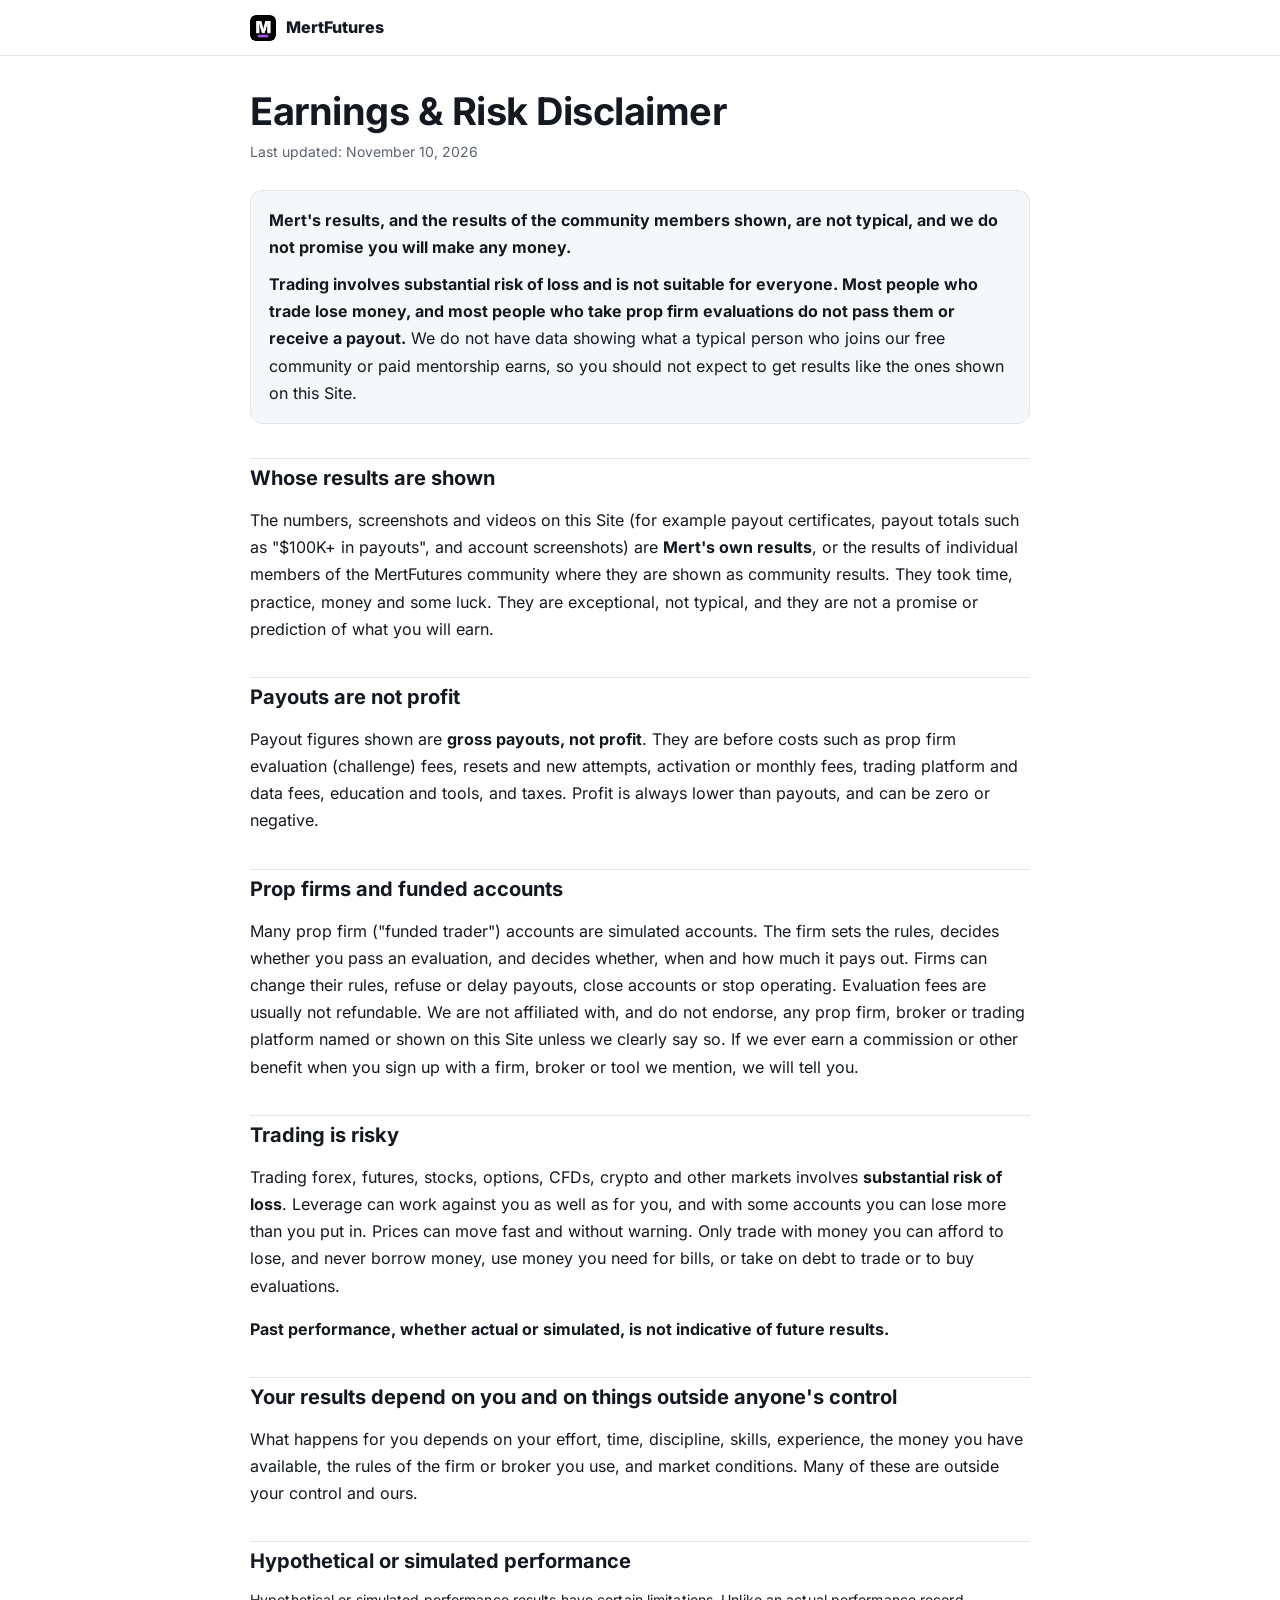
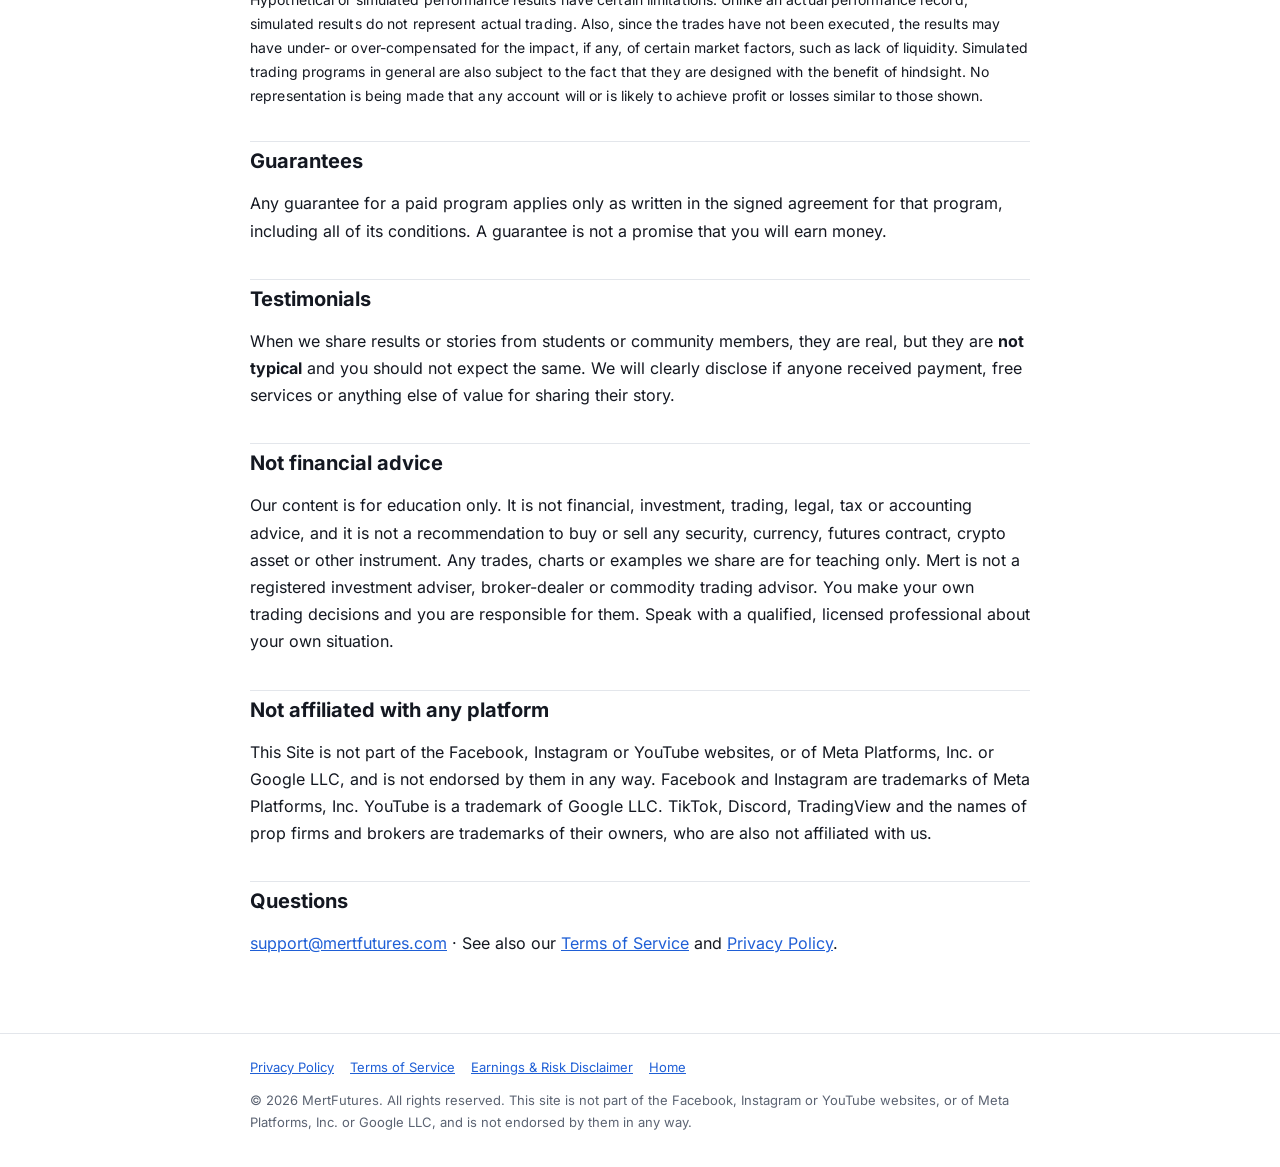
<file: disclaimer/index.html>
<!doctype html>
<html lang="en">
<head>
<meta charset="utf-8">
<meta name="viewport" content="width=device-width, initial-scale=1">
<title>Earnings &amp; Risk Disclaimer | MertFutures</title>
<meta name="description" content="Mert's results are not typical. Trading involves substantial risk of loss and most people who trade lose money. Read the full earnings and risk disclaimer.">
<link rel="canonical" href="https://mertfutures.com/disclaimer">
<link rel="icon" href="/favicon.ico" sizes="any">
<link rel="apple-touch-icon" href="/apple-touch-icon.png">
<link rel="preload" href="/assets/site/fonts/inter-latin.woff2" as="font" type="font/woff2" crossorigin>
<link rel="stylesheet" href="/assets/legal.css">
</head>
<body>
<header class="top"><div><a href="/discord"><img src="/assets/site/mert-logo.png" width="26" height="26" alt="">MertFutures</a></div></header>
<main>
<h1>Earnings &amp; Risk Disclaimer</h1>
<p class="updated">Last updated: November 10, 2026</p>

<div class="box">
  <p><strong>Mert's results, and the results of the community members shown, are not typical, and we do not promise you
  will make any money.</strong></p>
  <p><strong>Trading involves substantial risk of loss and is not suitable for everyone. Most people who trade lose money,
  and most people who take prop firm evaluations do not pass them or receive a payout.</strong> We do not have data
  showing what a typical person who joins our free community or paid mentorship earns, so you should not expect to get
  results like the ones shown on this Site.</p>
</div>

<h2>Whose results are shown</h2>
<p>The numbers, screenshots and videos on this Site (for example payout certificates, payout totals such as "$100K+ in
payouts", and account screenshots) are <strong>Mert's own results</strong>, or the results of individual members of
the MertFutures community where they are shown as community results. They took time, practice, money and some luck. They are
exceptional, not typical, and they are not a promise or prediction of what you will earn.</p>

<h2>Payouts are not profit</h2>
<p>Payout figures shown are <strong>gross payouts, not profit</strong>. They are before costs such as prop firm
evaluation (challenge) fees, resets and new attempts, activation or monthly fees, trading platform and data fees,
education and tools, and taxes. Profit is always lower than payouts, and can be zero or negative.</p>

<h2>Prop firms and funded accounts</h2>
<p>Many prop firm ("funded trader") accounts are simulated accounts. The firm sets the rules, decides whether you pass an
evaluation, and decides whether, when and how much it pays out. Firms can change their rules, refuse or delay payouts,
close accounts or stop operating. Evaluation fees are usually not refundable. We are not affiliated with, and do not
endorse, any prop firm, broker or trading platform named or shown on this Site unless we clearly say so. If we ever earn a
commission or other benefit when you sign up with a firm, broker or tool we mention, we will tell you.</p>

<h2>Trading is risky</h2>
<p>Trading forex, futures, stocks, options, CFDs, crypto and other markets involves <strong>substantial risk of
loss</strong>. Leverage can work against you as well as for you, and with some accounts you can lose more than you put
in. Prices can move fast and without warning. Only trade with money you can afford to lose, and never borrow money,
use money you need for bills, or take on debt to trade or to buy evaluations.</p>
<p><strong>Past performance, whether actual or simulated, is not indicative of future results.</strong></p>

<h2>Your results depend on you and on things outside anyone's control</h2>
<p>What happens for you depends on your effort, time, discipline, skills, experience, the money you have available, the
rules of the firm or broker you use, and market conditions. Many of these are outside your control and ours.</p>

<h2>Hypothetical or simulated performance</h2>
<p class="caps">Hypothetical or simulated performance results have certain limitations. Unlike an actual performance
record, simulated results do not represent actual trading. Also, since the trades have not been executed, the results may
have under- or over-compensated for the impact, if any, of certain market factors, such as lack of liquidity. Simulated
trading programs in general are also subject to the fact that they are designed with the benefit of hindsight. No
representation is being made that any account will or is likely to achieve profit or losses similar to those shown.</p>

<h2>Guarantees</h2>
<p>Any guarantee for a paid program applies only as written in the signed agreement for that program, including all of its
conditions. A guarantee is not a promise that you will earn money.</p>

<h2>Testimonials</h2>
<p>When we share results or stories from students or community members, they are real, but they are <strong>not
typical</strong> and you should not expect the same. We will clearly disclose if anyone received payment, free services
or anything else of value for sharing their story.</p>

<h2>Not financial advice</h2>
<p>Our content is for education only. It is not financial, investment, trading, legal, tax or accounting advice, and it is
not a recommendation to buy or sell any security, currency, futures contract, crypto asset or other instrument. Any
trades, charts or examples we share are for teaching only. Mert is not a registered investment adviser, broker-dealer or
commodity trading advisor. You make your own trading decisions and you are responsible for them. Speak with a qualified,
licensed professional about your own situation.</p>

<h2>Not affiliated with any platform</h2>
<p>This Site is not part of the Facebook, Instagram or YouTube websites, or of Meta Platforms, Inc. or Google LLC, and is not
endorsed by them in any way. Facebook and Instagram are trademarks of Meta Platforms, Inc. YouTube is a trademark of Google
LLC. TikTok, Discord, TradingView and the names of prop firms and brokers are trademarks of their owners, who are also not
affiliated with us.</p>

<h2>Questions</h2>
<p><a href="mailto:support@mertfutures.com">support@mertfutures.com</a> · See also our
<a href="/terms">Terms of Service</a> and <a href="/privacy">Privacy Policy</a>.</p>
</main>
<footer><div>
  <nav><a href="/privacy">Privacy Policy</a><a href="/terms">Terms of Service</a><a href="/disclaimer">Earnings &amp; Risk Disclaimer</a><a href="/discord">Home</a></nav>
  © 2026 MertFutures. All rights reserved. This site is not part of the Facebook, Instagram or YouTube websites, or of
  Meta Platforms, Inc. or Google LLC, and is not endorsed by them in any way.
</div></footer>
</body>
</html>
</file>
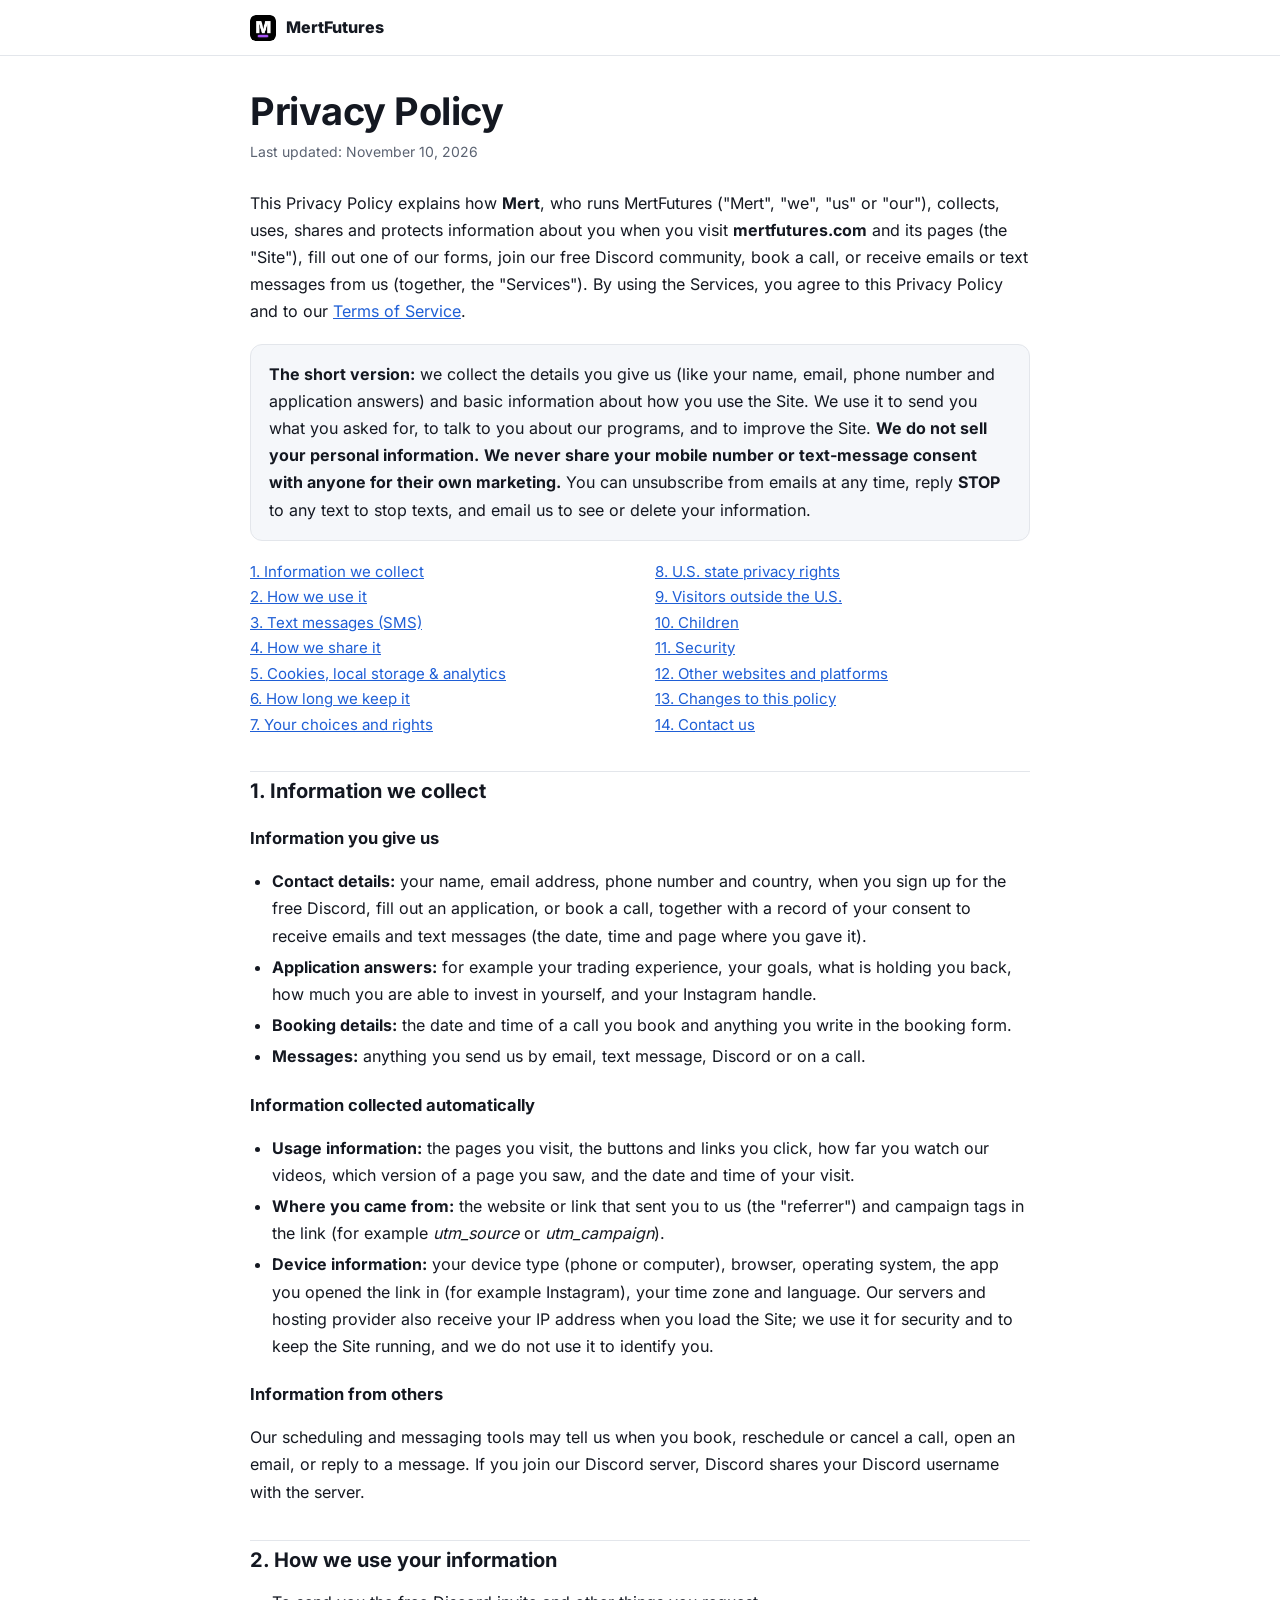
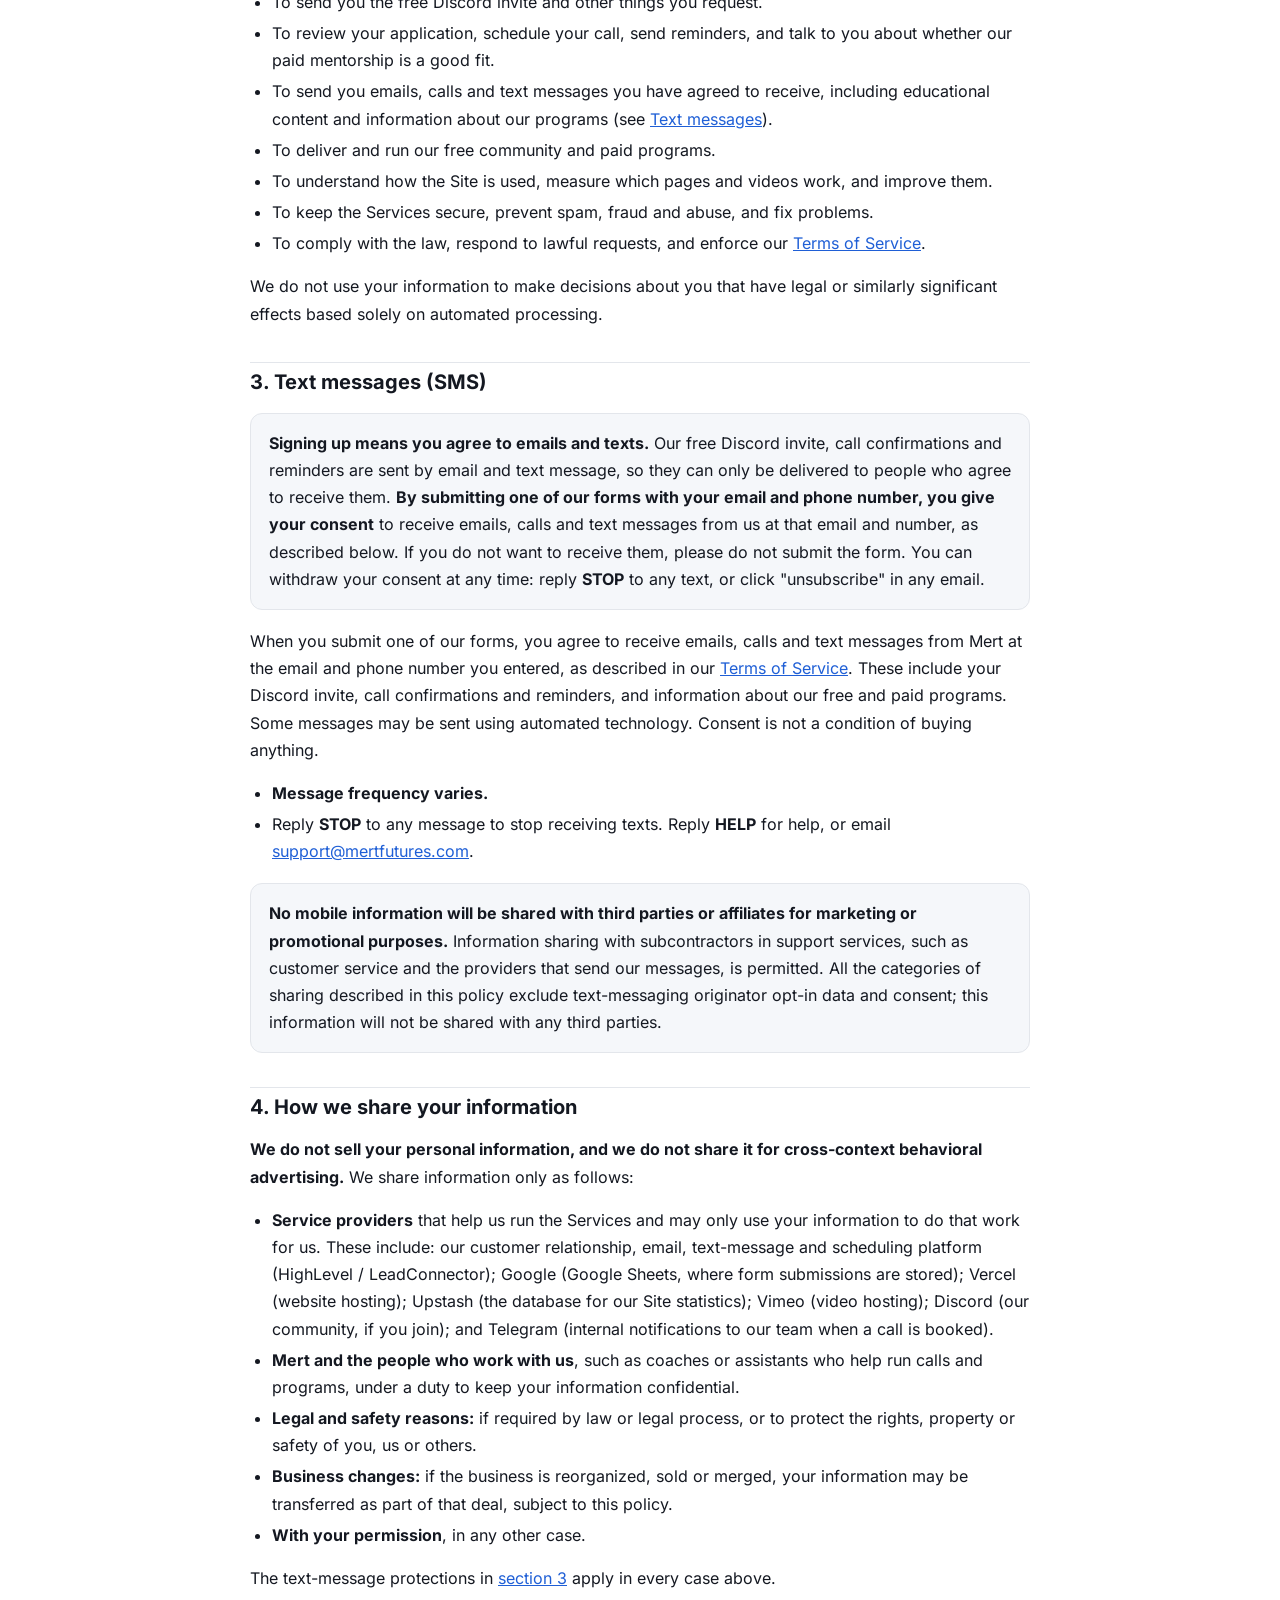
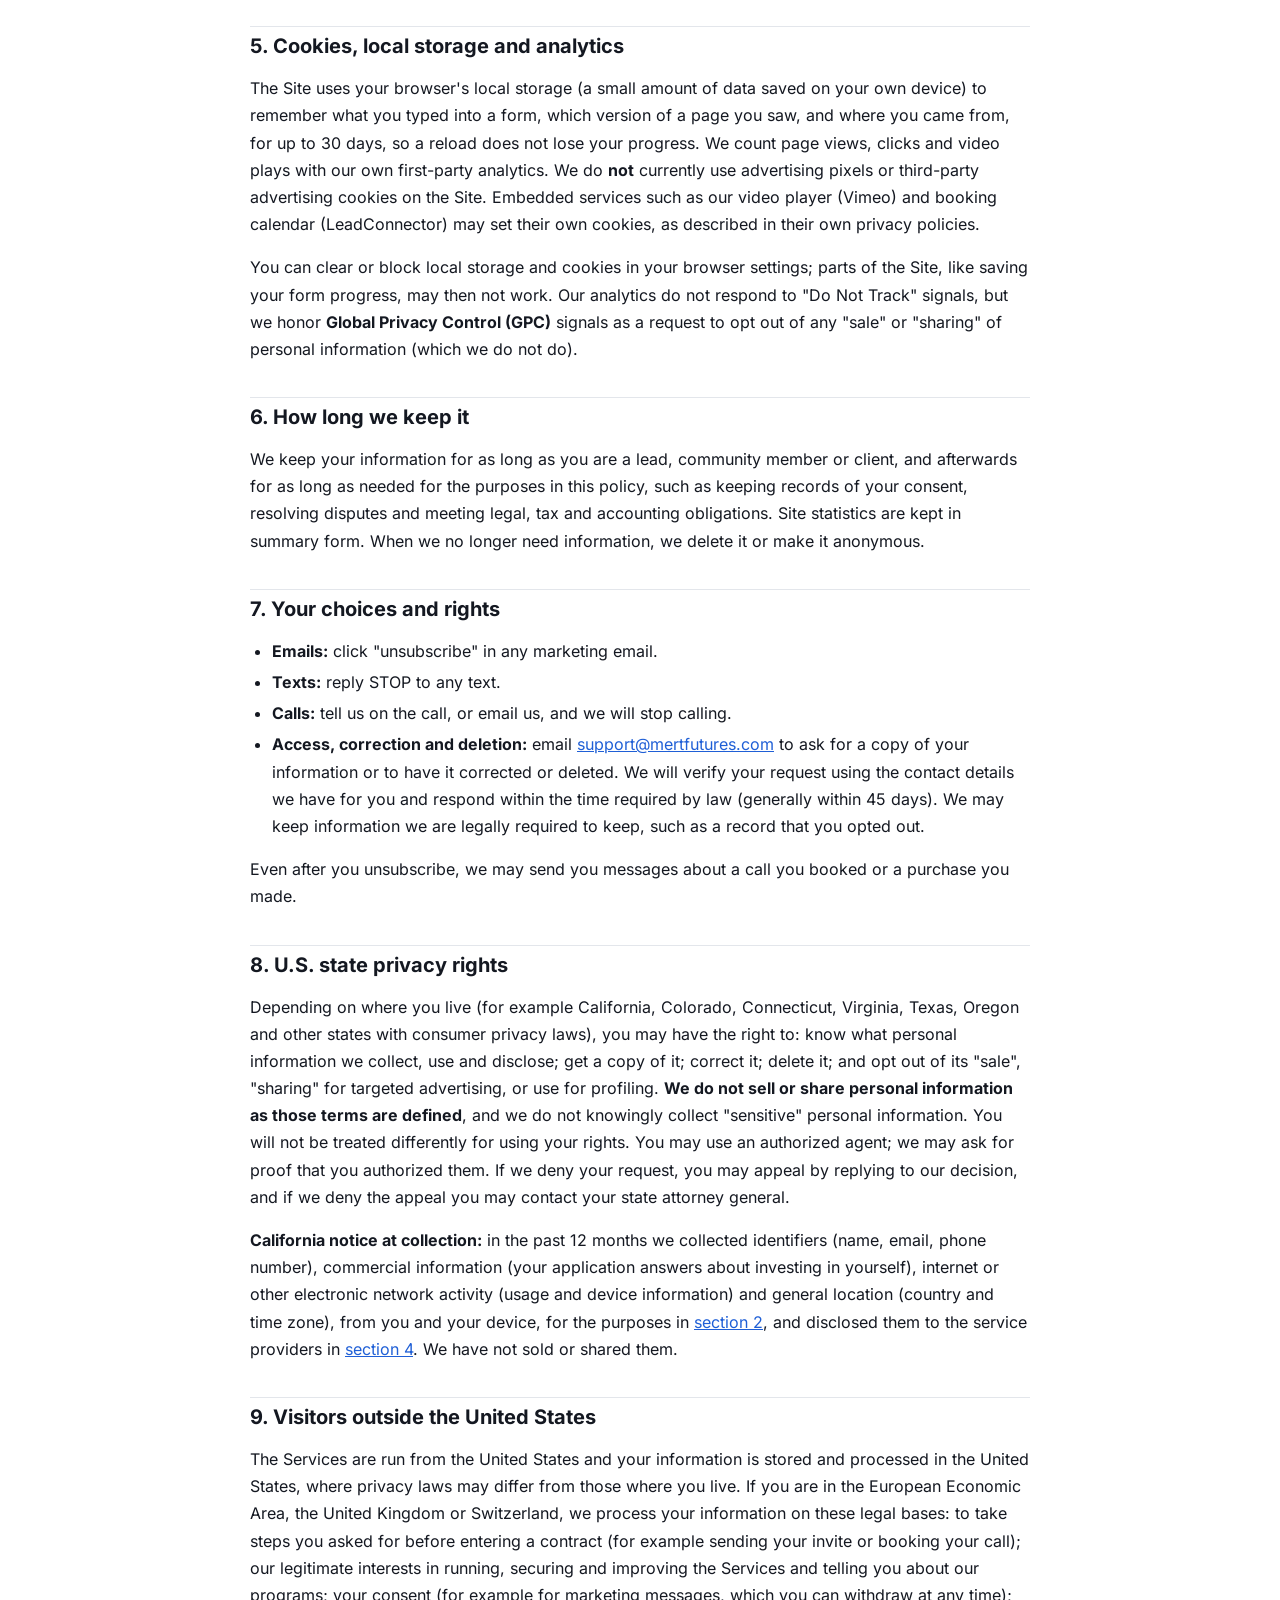
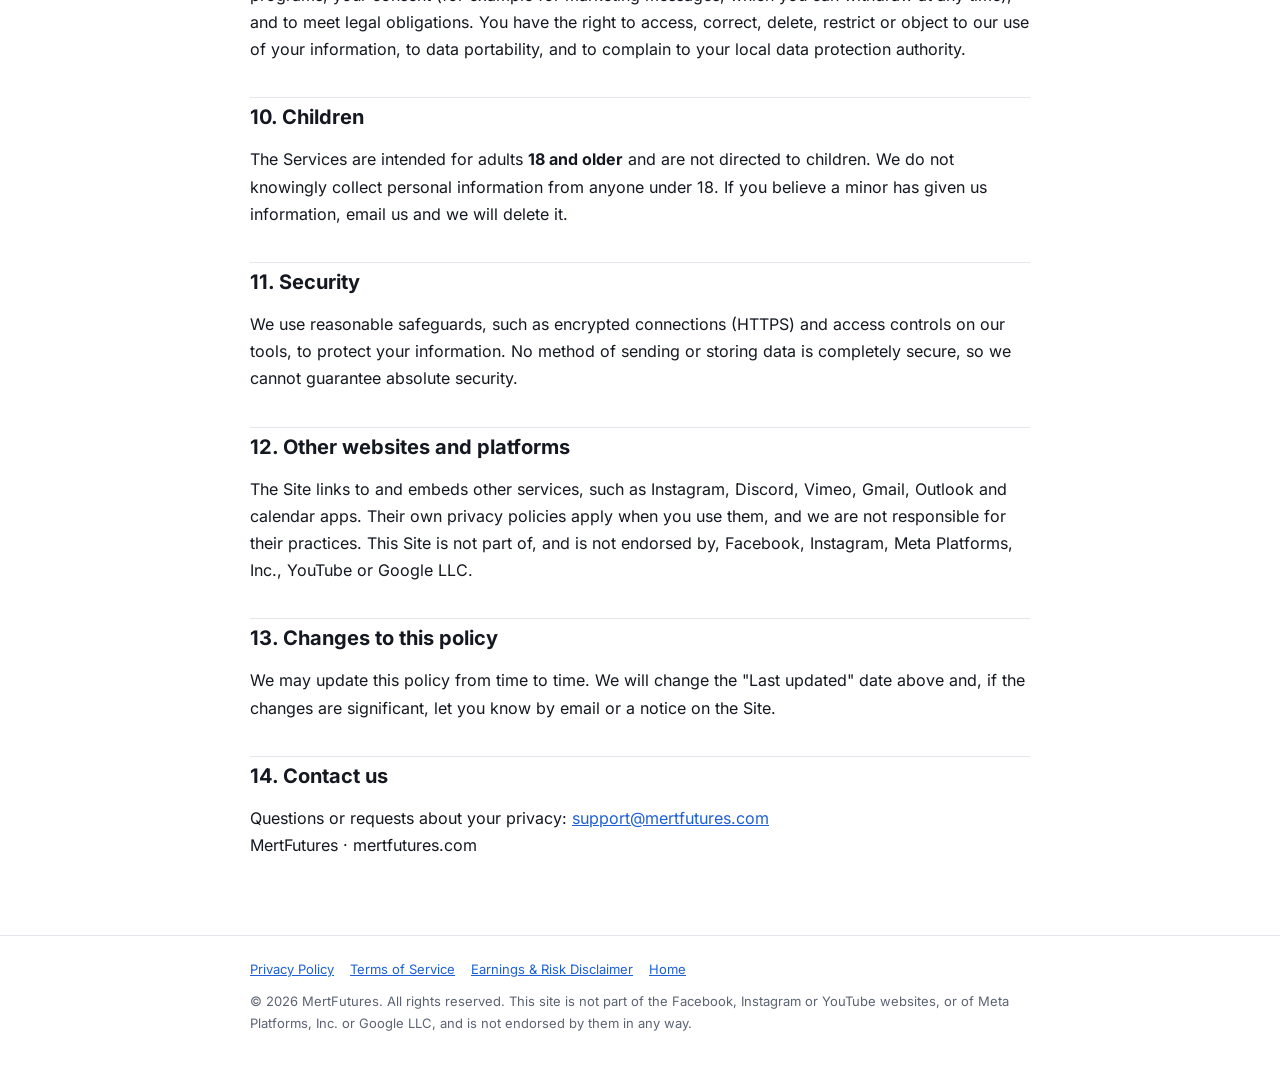
<file: privacy/index.html>
<!doctype html>
<html lang="en">
<head>
<meta charset="utf-8">
<meta name="viewport" content="width=device-width, initial-scale=1">
<title>Privacy Policy | MertFutures</title>
<meta name="description" content="How Mert collects, uses, shares and protects your information, including text messages.">
<link rel="canonical" href="https://mertfutures.com/privacy">
<link rel="icon" href="/favicon.ico" sizes="any">
<link rel="apple-touch-icon" href="/apple-touch-icon.png">
<link rel="preload" href="/assets/site/fonts/inter-latin.woff2" as="font" type="font/woff2" crossorigin>
<link rel="stylesheet" href="/assets/legal.css">
</head>
<body>
<header class="top"><div><a href="/discord"><img src="/assets/site/mert-logo.png" width="26" height="26" alt="">MertFutures</a></div></header>
<main>
<h1>Privacy Policy</h1>
<p class="updated">Last updated: November 10, 2026</p>

<p>This Privacy Policy explains how <strong>Mert</strong>, who runs MertFutures ("Mert", "we", "us" or "our"),
collects, uses, shares and protects information about you when you visit <strong>mertfutures.com</strong> and its pages
(the "Site"), fill out one of our forms, join our free Discord community, book a call, or receive emails or text messages
from us (together, the "Services"). By using the Services, you agree to this Privacy Policy and to our
<a href="/terms">Terms of Service</a>.</p>

<div class="box">
  <p><strong>The short version:</strong> we collect the details you give us (like your name, email, phone number and
  application answers) and basic information about how you use the Site. We use it to send you what you asked for,
  to talk to you about our programs, and to improve the Site. <strong>We do not sell your personal information.</strong>
  <strong>We never share your mobile number or text-message consent with anyone for their own marketing.</strong>
  You can unsubscribe from emails at any time, reply <strong>STOP</strong> to any text to stop texts, and email us
  to see or delete your information.</p>
</div>

<p class="toc">
  <a href="#collect">1. Information we collect</a><br>
  <a href="#use">2. How we use it</a><br>
  <a href="#sms">3. Text messages (SMS)</a><br>
  <a href="#share">4. How we share it</a><br>
  <a href="#cookies">5. Cookies, local storage &amp; analytics</a><br>
  <a href="#retention">6. How long we keep it</a><br>
  <a href="#choices">7. Your choices and rights</a><br>
  <a href="#states">8. U.S. state privacy rights</a><br>
  <a href="#intl">9. Visitors outside the U.S.</a><br>
  <a href="#children">10. Children</a><br>
  <a href="#security">11. Security</a><br>
  <a href="#links">12. Other websites and platforms</a><br>
  <a href="#changes">13. Changes to this policy</a><br>
  <a href="#contact">14. Contact us</a>
</p>

<h2 id="collect">1. Information we collect</h2>
<h3>Information you give us</h3>
<ul>
  <li><strong>Contact details:</strong> your name, email address, phone number and country, when you sign up for the
    free Discord, fill out an application, or book a call, together with a record of your consent to receive emails
    and text messages (the date, time and page where you gave it).</li>
  <li><strong>Application answers:</strong> for example your trading experience, your goals, what is holding you back,
    how much you are able to invest in yourself, and your Instagram handle.</li>
  <li><strong>Booking details:</strong> the date and time of a call you book and anything you write in the booking form.</li>
  <li><strong>Messages:</strong> anything you send us by email, text message, Discord or on a call.</li>
</ul>
<h3>Information collected automatically</h3>
<ul>
  <li><strong>Usage information:</strong> the pages you visit, the buttons and links you click, how far you watch our
    videos, which version of a page you saw, and the date and time of your visit.</li>
  <li><strong>Where you came from:</strong> the website or link that sent you to us (the "referrer") and campaign tags
    in the link (for example <em>utm_source</em> or <em>utm_campaign</em>).</li>
  <li><strong>Device information:</strong> your device type (phone or computer), browser, operating system, the app you
    opened the link in (for example Instagram), your time zone and language. Our servers and hosting provider also
    receive your IP address when you load the Site; we use it for security and to keep the Site running, and we do not
    use it to identify you.</li>
</ul>
<h3>Information from others</h3>
<p>Our scheduling and messaging tools may tell us when you book, reschedule or cancel a call, open an email, or reply to a
message. If you join our Discord server, Discord shares your Discord username with the server.</p>

<h2 id="use">2. How we use your information</h2>
<ul>
  <li>To send you the free Discord invite and other things you request.</li>
  <li>To review your application, schedule your call, send reminders, and talk to you about whether our paid
    mentorship is a good fit.</li>
  <li>To send you emails, calls and text messages you have agreed to receive, including educational content and
    information about our programs (see <a href="#sms">Text messages</a>).</li>
  <li>To deliver and run our free community and paid programs.</li>
  <li>To understand how the Site is used, measure which pages and videos work, and improve them.</li>
  <li>To keep the Services secure, prevent spam, fraud and abuse, and fix problems.</li>
  <li>To comply with the law, respond to lawful requests, and enforce our <a href="/terms">Terms of Service</a>.</li>
</ul>
<p>We do not use your information to make decisions about you that have legal or similarly significant effects based
solely on automated processing.</p>

<h2 id="sms">3. Text messages (SMS)</h2>
<div class="box">
  <p><strong>Signing up means you agree to emails and texts.</strong> Our free Discord invite, call confirmations and
  reminders are sent by email and text message, so they can only be delivered to people who agree to receive them.
  <strong>By submitting one of our forms with your email and phone number, you give your consent</strong> to receive
  emails, calls and text messages from us at that email and number, as described below. If you do
  not want to receive them, please do not submit the form. You can withdraw your consent at any time: reply
  <strong>STOP</strong> to any text, or click "unsubscribe" in any email.</p>
</div>
<p>When you submit one of our forms, you agree to receive emails, calls and text messages from Mert at the email and phone
number you entered, as described in our <a href="/terms#sms">Terms of Service</a>. These include your Discord invite, call
confirmations and reminders, and information about our free and paid programs. Some messages may be sent using automated
technology. Consent is not a condition of buying anything.</p>
<ul>
  <li><strong>Message frequency varies.</strong></li>
  <li>Reply <strong>STOP</strong> to any message to stop receiving texts. Reply <strong>HELP</strong> for help, or
    email <a href="mailto:support@mertfutures.com">support@mertfutures.com</a>.</li>
</ul>
<div class="box">
  <p><strong>No mobile information will be shared with third parties or affiliates for marketing or promotional
  purposes.</strong> Information sharing with subcontractors in support services, such as customer service and the
  providers that send our messages, is permitted. All the categories of sharing described in this policy exclude
  text-messaging originator opt-in data and consent; this information will not be shared with any third parties.</p>
</div>

<h2 id="share">4. How we share your information</h2>
<p><strong>We do not sell your personal information, and we do not share it for cross-context behavioral advertising.</strong>
We share information only as follows:</p>
<ul>
  <li><strong>Service providers</strong> that help us run the Services and may only use your information to do that work
    for us. These include: our customer relationship, email, text-message and scheduling platform (HighLevel /
    LeadConnector); Google (Google Sheets, where form submissions are stored); Vercel (website hosting); Upstash (the
    database for our Site statistics); Vimeo (video hosting); Discord (our community, if you join); and Telegram
    (internal notifications to our team when a call is booked).</li>
  <li><strong>Mert and the people who work with us</strong>, such as coaches or assistants who help run calls and programs,
    under a duty to keep your information confidential.</li>
  <li><strong>Legal and safety reasons:</strong> if required by law or legal process, or to protect the rights, property
    or safety of you, us or others.</li>
  <li><strong>Business changes:</strong> if the business is reorganized, sold or merged, your information may be
    transferred as part of that deal, subject to this policy.</li>
  <li><strong>With your permission</strong>, in any other case.</li>
</ul>
<p>The text-message protections in <a href="#sms">section 3</a> apply in every case above.</p>

<h2 id="cookies">5. Cookies, local storage and analytics</h2>
<p>The Site uses your browser's local storage (a small amount of data saved on your own device) to remember what you typed
into a form, which version of a page you saw, and where you came from, for up to 30 days, so a reload does not lose your
progress. We count page views, clicks and video plays with our own first-party analytics. We do <strong>not</strong>
currently use advertising pixels or third-party advertising cookies on the Site. Embedded services such as our video
player (Vimeo) and booking calendar (LeadConnector) may set their own cookies, as described in their own privacy policies.</p>
<p>You can clear or block local storage and cookies in your browser settings; parts of the Site, like saving your form
progress, may then not work. Our analytics do not respond to "Do Not Track" signals, but we honor
<strong>Global Privacy Control (GPC)</strong> signals as a request to opt out of any "sale" or "sharing" of personal
information (which we do not do).</p>

<h2 id="retention">6. How long we keep it</h2>
<p>We keep your information for as long as you are a lead, community member or client, and afterwards for as long as
needed for the purposes in this policy, such as keeping records of your consent, resolving disputes and meeting legal,
tax and accounting obligations. Site statistics are kept in summary form. When we no longer need information, we delete
it or make it anonymous.</p>

<h2 id="choices">7. Your choices and rights</h2>
<ul>
  <li><strong>Emails:</strong> click "unsubscribe" in any marketing email.</li>
  <li><strong>Texts:</strong> reply STOP to any text.</li>
  <li><strong>Calls:</strong> tell us on the call, or email us, and we will stop calling.</li>
  <li><strong>Access, correction and deletion:</strong> email <a href="mailto:support@mertfutures.com">support@mertfutures.com</a>
    to ask for a copy of your information or to have it corrected or deleted. We will verify your request using the
    contact details we have for you and respond within the time required by law (generally within 45 days). We may keep
    information we are legally required to keep, such as a record that you opted out.</li>
</ul>
<p>Even after you unsubscribe, we may send you messages about a call you booked or a purchase you made.</p>

<h2 id="states">8. U.S. state privacy rights</h2>
<p>Depending on where you live (for example California, Colorado, Connecticut, Virginia, Texas, Oregon and other states
with consumer privacy laws), you may have the right to: know what personal information we collect, use and disclose;
get a copy of it; correct it; delete it; and opt out of its "sale", "sharing" for targeted advertising, or use for
profiling. <strong>We do not sell or share personal information as those terms are defined</strong>, and we do not
knowingly collect "sensitive" personal information. You will not be treated differently for using your rights. You may
use an authorized agent; we may ask for proof that you authorized them. If we deny your request, you may appeal by
replying to our decision, and if we deny the appeal you may contact your state attorney general.</p>
<p><strong>California notice at collection:</strong> in the past 12 months we collected identifiers (name, email, phone
number), commercial information (your application answers about investing in yourself), internet or other electronic
network activity (usage and device information) and general location (country and time zone), from you and your device,
for the purposes in <a href="#use">section 2</a>, and disclosed them to the service providers in
<a href="#share">section 4</a>. We have not sold or shared them.</p>

<h2 id="intl">9. Visitors outside the United States</h2>
<p>The Services are run from the United States and your information is stored and processed in the United States, where
privacy laws may differ from those where you live. If you are in the European Economic Area, the United Kingdom or
Switzerland, we process your information on these legal bases: to take steps you asked for before entering a contract
(for example sending your invite or booking your call); our legitimate interests in running, securing and improving the
Services and telling you about our programs; your consent (for example for marketing messages, which you can withdraw at
any time); and to meet legal obligations. You have the right to access, correct, delete, restrict or object to our use of
your information, to data portability, and to complain to your local data protection authority.</p>

<h2 id="children">10. Children</h2>
<p>The Services are intended for adults <strong>18 and older</strong> and are not directed to children. We do not knowingly
collect personal information from anyone under 18. If you believe a minor has given us information, email us and we will
delete it.</p>

<h2 id="security">11. Security</h2>
<p>We use reasonable safeguards, such as encrypted connections (HTTPS) and access controls on our tools, to protect your
information. No method of sending or storing data is completely secure, so we cannot guarantee absolute security.</p>

<h2 id="links">12. Other websites and platforms</h2>
<p>The Site links to and embeds other services, such as Instagram, Discord, Vimeo, Gmail, Outlook and calendar apps. Their
own privacy policies apply when you use them, and we are not responsible for their practices. This Site is not part of, and
is not endorsed by, Facebook, Instagram, Meta Platforms, Inc., YouTube or Google LLC.</p>

<h2 id="changes">13. Changes to this policy</h2>
<p>We may update this policy from time to time. We will change the "Last updated" date above and, if the changes are
significant, let you know by email or a notice on the Site.</p>

<h2 id="contact">14. Contact us</h2>
<p>Questions or requests about your privacy: <a href="mailto:support@mertfutures.com">support@mertfutures.com</a><br>
MertFutures · mertfutures.com</p>
</main>
<footer><div>
  <nav><a href="/privacy">Privacy Policy</a><a href="/terms">Terms of Service</a><a href="/disclaimer">Earnings &amp; Risk Disclaimer</a><a href="/discord">Home</a></nav>
  © 2026 MertFutures. All rights reserved. This site is not part of the Facebook, Instagram or YouTube websites, or of
  Meta Platforms, Inc. or Google LLC, and is not endorsed by them in any way.
</div></footer>
</body>
</html>
</file>
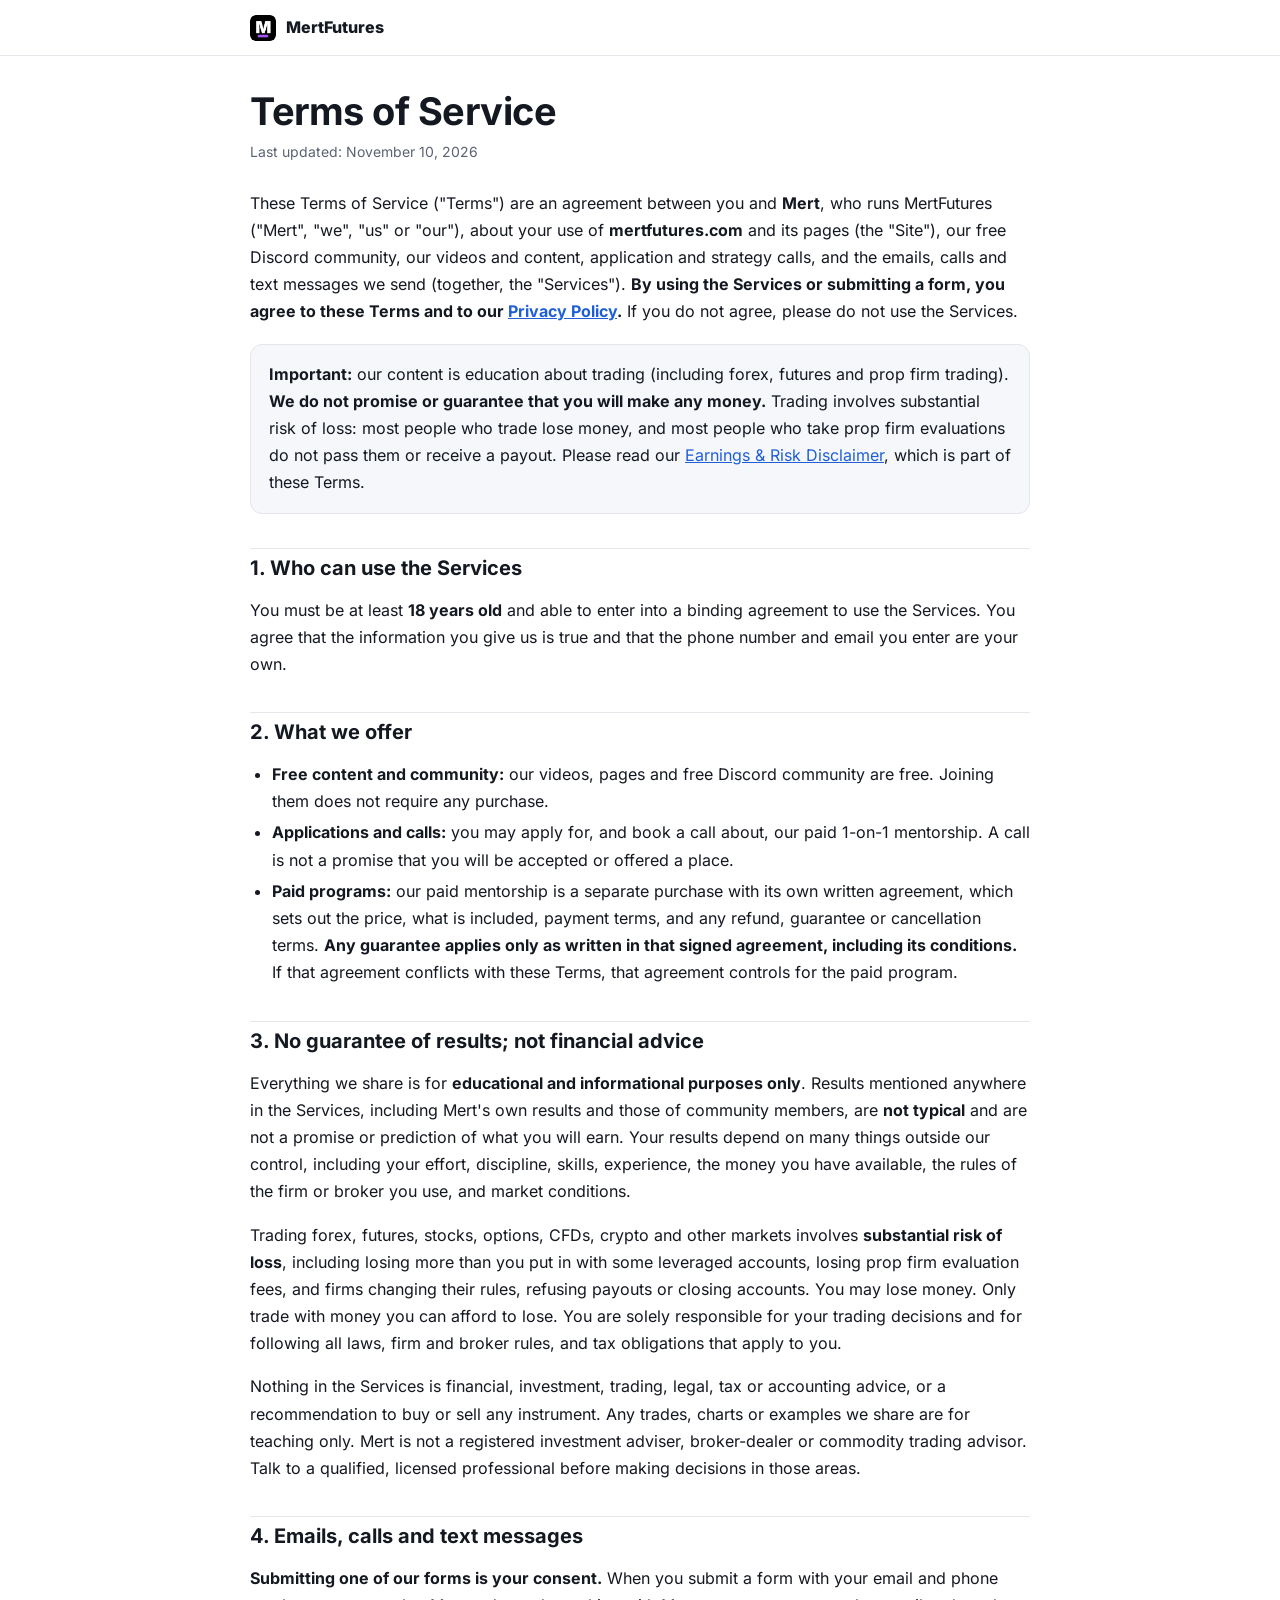
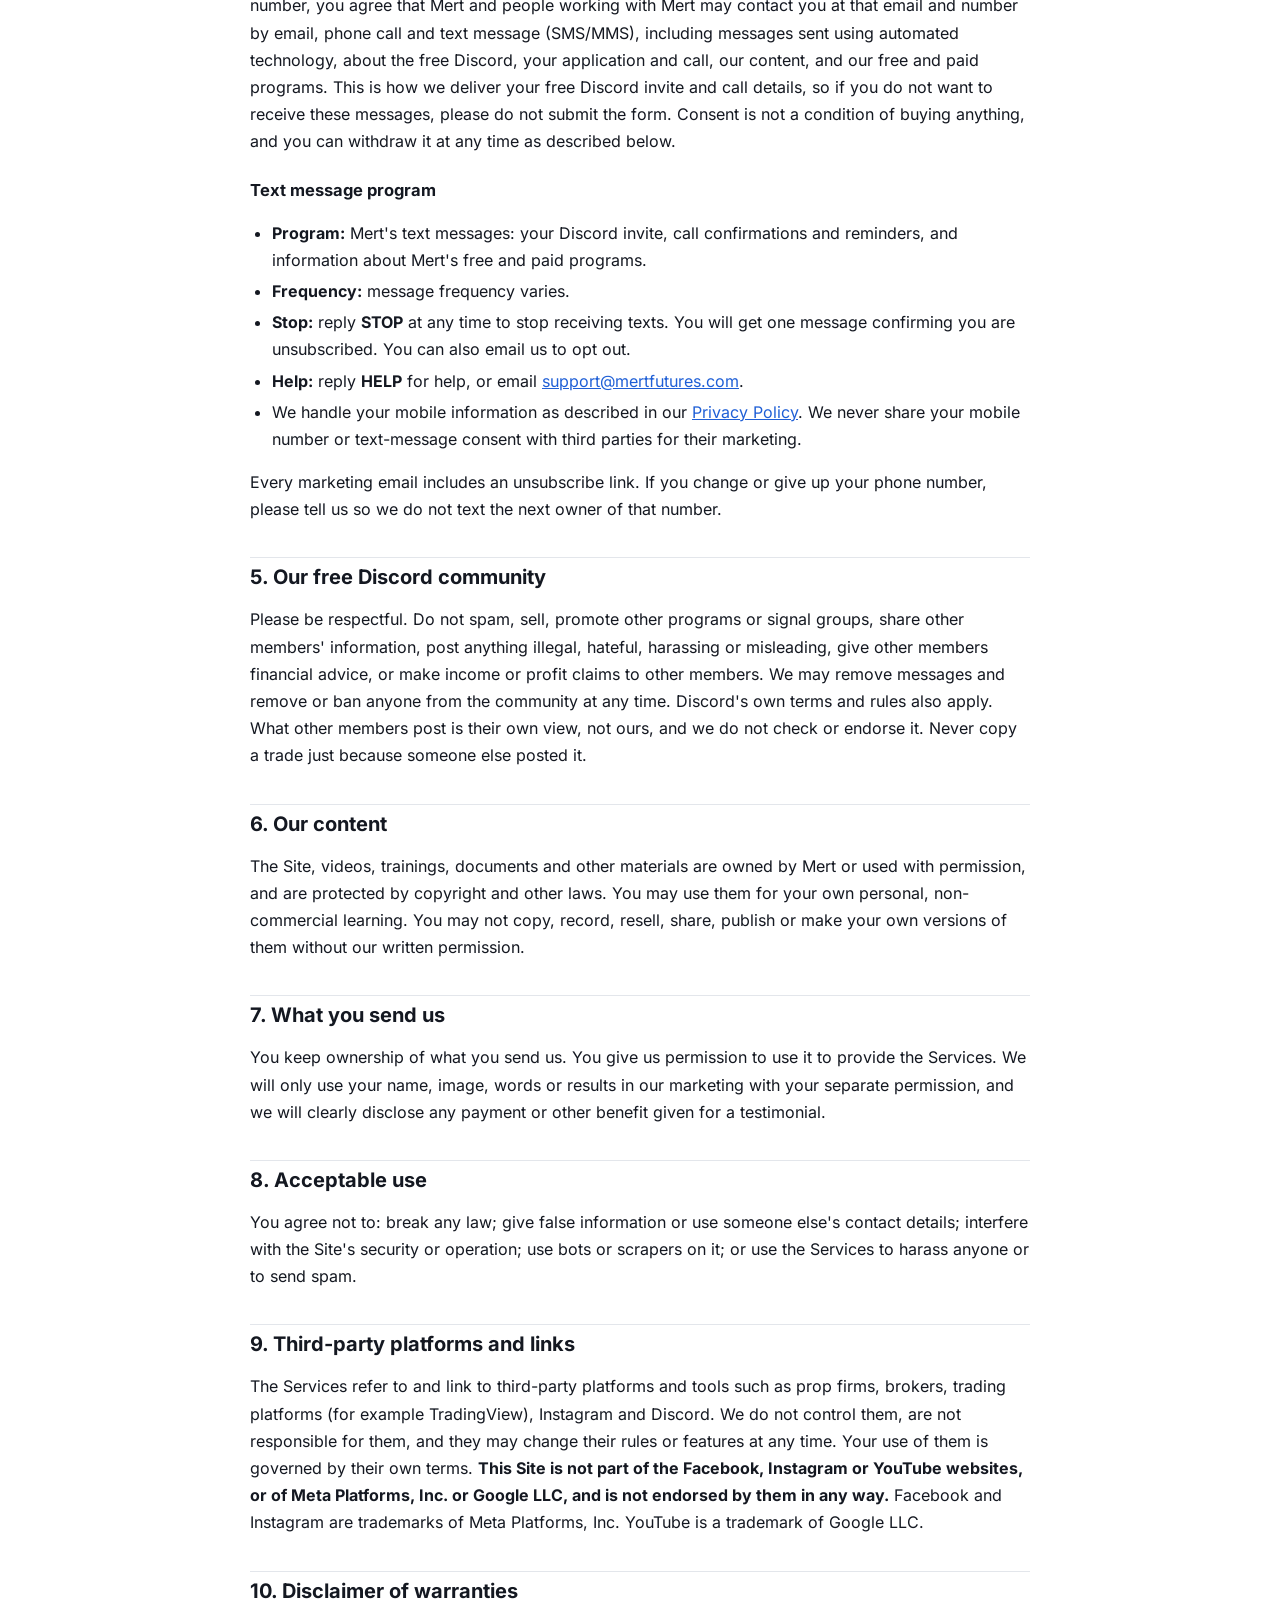
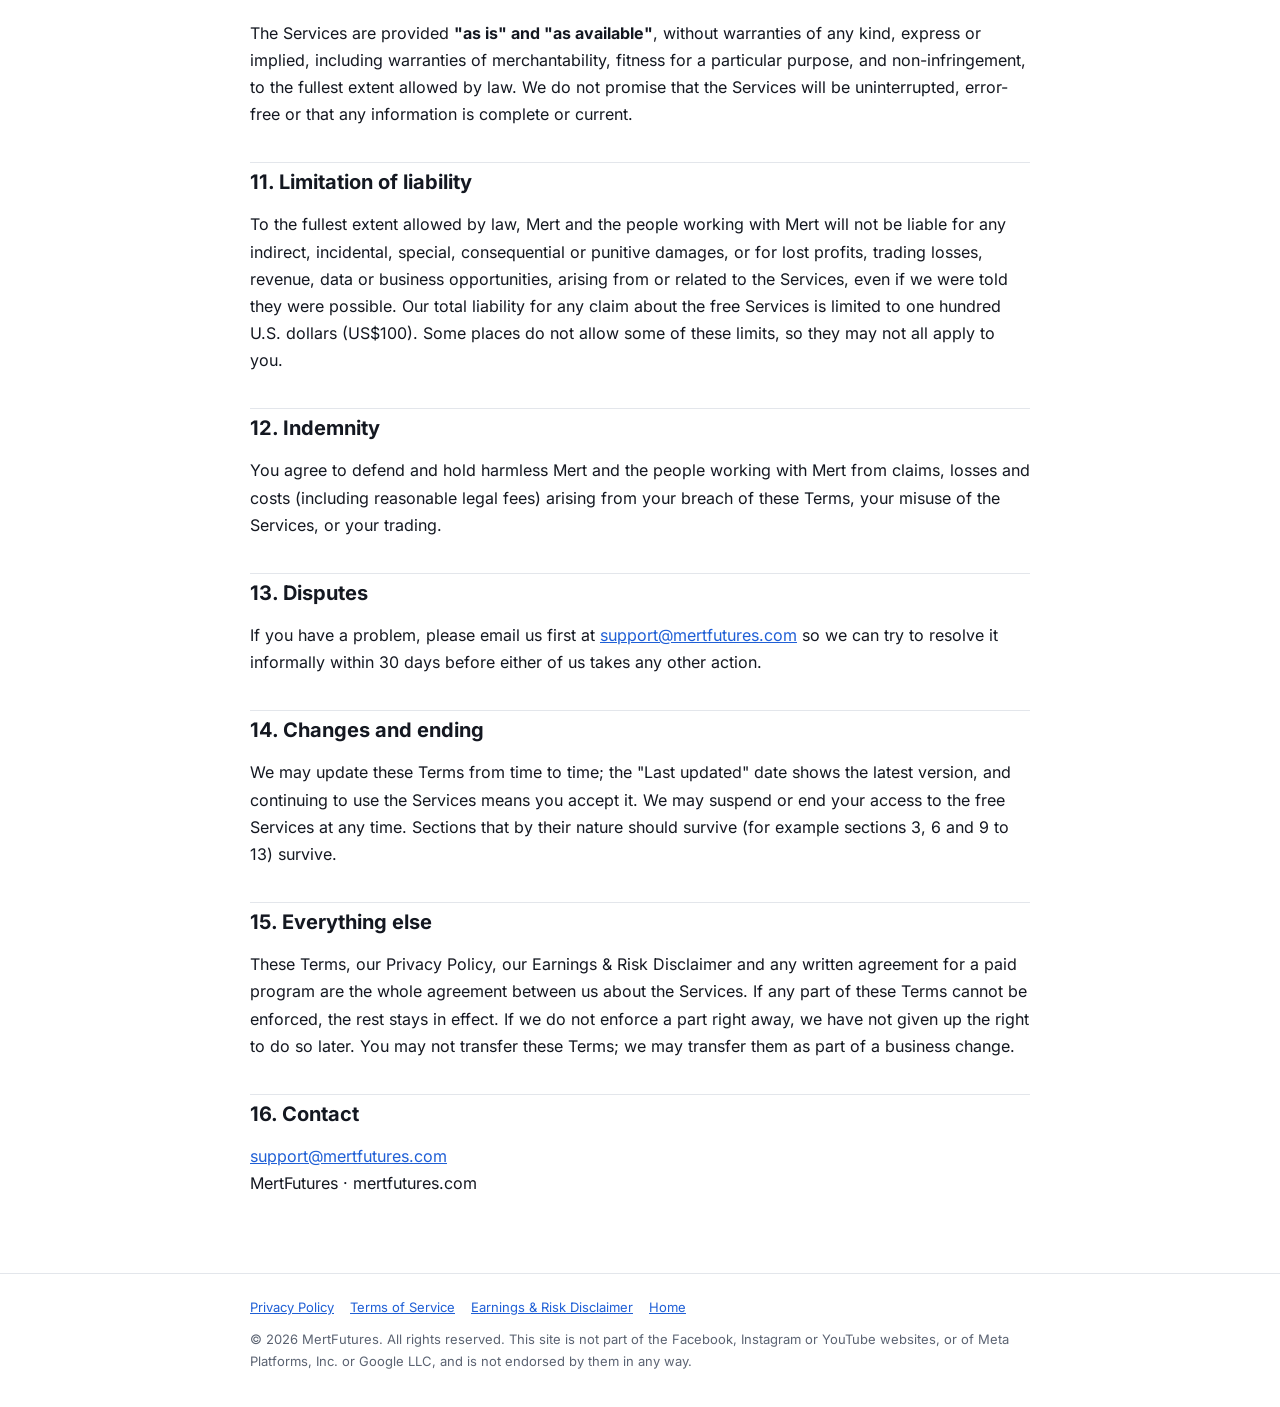
<file: terms/index.html>
<!doctype html>
<html lang="en">
<head>
<meta charset="utf-8">
<meta name="viewport" content="width=device-width, initial-scale=1">
<title>Terms of Service | MertFutures</title>
<meta name="description" content="The terms for using mertfutures.com, the free Discord community, our calls, emails and text messages.">
<link rel="canonical" href="https://mertfutures.com/terms">
<link rel="icon" href="/favicon.ico" sizes="any">
<link rel="apple-touch-icon" href="/apple-touch-icon.png">
<link rel="preload" href="/assets/site/fonts/inter-latin.woff2" as="font" type="font/woff2" crossorigin>
<link rel="stylesheet" href="/assets/legal.css">
</head>
<body>
<header class="top"><div><a href="/discord"><img src="/assets/site/mert-logo.png" width="26" height="26" alt="">MertFutures</a></div></header>
<main>
<h1>Terms of Service</h1>
<p class="updated">Last updated: November 10, 2026</p>

<p>These Terms of Service ("Terms") are an agreement between you and <strong>Mert</strong>, who runs MertFutures
("Mert", "we", "us" or "our"), about your use of <strong>mertfutures.com</strong> and its pages (the "Site"), our free
Discord community, our videos and content, application and strategy calls, and the emails, calls and text messages we send
(together, the "Services"). <strong>By using the Services or submitting a form, you agree to these Terms and to our
<a href="/privacy">Privacy Policy</a>.</strong> If you do not agree, please do not use the Services.</p>

<div class="box">
  <p><strong>Important:</strong> our content is education about trading (including forex, futures and prop firm trading).
  <strong>We do not promise or guarantee that you will make any money.</strong> Trading involves substantial risk of
  loss: most people who trade lose money, and most people who take prop firm evaluations do not pass them or receive a
  payout. Please read our <a href="/disclaimer">Earnings &amp; Risk Disclaimer</a>, which is part of these Terms.</p>
</div>

<h2>1. Who can use the Services</h2>
<p>You must be at least <strong>18 years old</strong> and able to enter into a binding agreement to use the Services. You
agree that the information you give us is true and that the phone number and email you enter are your own.</p>

<h2>2. What we offer</h2>
<ul>
  <li><strong>Free content and community:</strong> our videos, pages and free Discord community are free. Joining them
    does not require any purchase.</li>
  <li><strong>Applications and calls:</strong> you may apply for, and book a call about, our paid 1-on-1 mentorship. A
    call is not a promise that you will be accepted or offered a place.</li>
  <li><strong>Paid programs:</strong> our paid mentorship is a separate purchase with its own written agreement, which
    sets out the price, what is included, payment terms, and any refund, guarantee or cancellation terms.
    <strong>Any guarantee applies only as written in that signed agreement, including its conditions.</strong> If that
    agreement conflicts with these Terms, that agreement controls for the paid program.</li>
</ul>

<h2>3. No guarantee of results; not financial advice</h2>
<p>Everything we share is for <strong>educational and informational purposes only</strong>. Results mentioned anywhere in
the Services, including Mert's own results and those of community members, are <strong>not typical</strong> and are not
a promise or prediction of what you will earn. Your results depend on many things outside our control, including your
effort, discipline, skills, experience, the money you have available, the rules of the firm or broker you use, and market
conditions.</p>
<p>Trading forex, futures, stocks, options, CFDs, crypto and other markets involves <strong>substantial risk of
loss</strong>, including losing more than you put in with some leveraged accounts, losing prop firm evaluation fees, and
firms changing their rules, refusing payouts or closing accounts. You may lose money. Only trade with money you can afford
to lose. You are solely responsible for your trading decisions and for following all laws, firm and broker rules, and tax
obligations that apply to you.</p>
<p>Nothing in the Services is financial, investment, trading, legal, tax or accounting advice, or a recommendation to buy
or sell any instrument. Any trades, charts or examples we share are for teaching only. Mert is not a registered investment
adviser, broker-dealer or commodity trading advisor. Talk to a qualified, licensed professional before making decisions in
those areas.</p>

<h2 id="sms">4. Emails, calls and text messages</h2>
<p><strong>Submitting one of our forms is your consent.</strong> When you submit a form with your email and phone
number, you agree that Mert and people working with Mert may contact you at that email and number by email, phone call and
text message (SMS/MMS), including messages sent using automated technology, about the free Discord, your application and
call, our content, and our free and paid programs. This is how we deliver your free Discord invite and call details, so if
you do not want to receive these messages, please do not submit the form. Consent is not a condition of buying anything,
and you can withdraw it at any time as described below.</p>
<h3>Text message program</h3>
<ul>
  <li><strong>Program:</strong> Mert's text messages: your Discord invite, call confirmations and reminders, and
    information about Mert's free and paid programs.</li>
  <li><strong>Frequency:</strong> message frequency varies.</li>
  <li><strong>Stop:</strong> reply <strong>STOP</strong> at any time to stop receiving texts. You will get one message
    confirming you are unsubscribed. You can also email us to opt out.</li>
  <li><strong>Help:</strong> reply <strong>HELP</strong> for help, or email
    <a href="mailto:support@mertfutures.com">support@mertfutures.com</a>.</li>
  <li>We handle your mobile information as described in our <a href="/privacy#sms">Privacy Policy</a>. We never share
    your mobile number or text-message consent with third parties for their marketing.</li>
</ul>
<p>Every marketing email includes an unsubscribe link. If you change or give up your phone number, please tell us so we do
not text the next owner of that number.</p>

<h2>5. Our free Discord community</h2>
<p>Please be respectful. Do not spam, sell, promote other programs or signal groups, share other members' information,
post anything illegal, hateful, harassing or misleading, give other members financial advice, or make income or profit
claims to other members. We may remove messages and remove or ban anyone from the community at any time. Discord's own
terms and rules also apply. What other members post is their own view, not ours, and we do not check or endorse it.
Never copy a trade just because someone else posted it.</p>

<h2>6. Our content</h2>
<p>The Site, videos, trainings, documents and other materials are owned by Mert or used with permission, and are protected
by copyright and other laws. You may use them for your own personal, non-commercial learning. You may not copy, record,
resell, share, publish or make your own versions of them without our written permission.</p>

<h2>7. What you send us</h2>
<p>You keep ownership of what you send us. You give us permission to use it to provide the Services. We will only use your
name, image, words or results in our marketing with your separate permission, and we will clearly disclose any payment or
other benefit given for a testimonial.</p>

<h2>8. Acceptable use</h2>
<p>You agree not to: break any law; give false information or use someone else's contact details; interfere with the
Site's security or operation; use bots or scrapers on it; or use the Services to harass anyone or to send spam.</p>

<h2>9. Third-party platforms and links</h2>
<p>The Services refer to and link to third-party platforms and tools such as prop firms, brokers, trading platforms (for
example TradingView), Instagram and Discord. We do not control them, are not responsible for them, and they may change
their rules or features at any time. Your use of them is governed by their own terms. <strong>This Site is not part of the
Facebook, Instagram or YouTube websites, or of Meta Platforms, Inc. or Google LLC, and is not endorsed by them in any
way.</strong> Facebook and Instagram are trademarks of Meta Platforms, Inc. YouTube is a trademark of Google LLC.</p>

<h2>10. Disclaimer of warranties</h2>
<p>The Services are provided <strong>"as is" and "as available"</strong>, without warranties of any kind, express or
implied, including warranties of merchantability, fitness for a particular purpose, and non-infringement, to the fullest
extent allowed by law. We do not promise that the Services will be uninterrupted, error-free or that any information is
complete or current.</p>

<h2>11. Limitation of liability</h2>
<p>To the fullest extent allowed by law, Mert and the people working with Mert will not be liable for any indirect,
incidental, special, consequential or punitive damages, or for lost profits, trading losses, revenue, data or business
opportunities, arising from or related to the Services, even if we were told they were possible. Our total liability for
any claim about the free Services is limited to one hundred U.S. dollars (US$100). Some places do not allow some of these
limits, so they may not all apply to you.</p>

<h2>12. Indemnity</h2>
<p>You agree to defend and hold harmless Mert and the people working with Mert from claims, losses and costs (including
reasonable legal fees) arising from your breach of these Terms, your misuse of the Services, or your trading.</p>

<h2>13. Disputes</h2>
<p>If you have a problem, please email us first at <a href="mailto:support@mertfutures.com">support@mertfutures.com</a>
so we can try to resolve it informally within 30 days before either of us takes any other action.</p>

<h2>14. Changes and ending</h2>
<p>We may update these Terms from time to time; the "Last updated" date shows the latest version, and continuing to use the
Services means you accept it. We may suspend or end your access to the free Services at any time. Sections that by their
nature should survive (for example sections 3, 6 and 9 to 13) survive.</p>

<h2>15. Everything else</h2>
<p>These Terms, our Privacy Policy, our Earnings &amp; Risk Disclaimer and any written agreement for a paid program are the
whole agreement between us about the Services. If any part of these Terms cannot be enforced, the rest stays in effect. If
we do not enforce a part right away, we have not given up the right to do so later. You may not transfer these Terms; we
may transfer them as part of a business change.</p>

<h2>16. Contact</h2>
<p><a href="mailto:support@mertfutures.com">support@mertfutures.com</a><br>MertFutures · mertfutures.com</p>
</main>
<footer><div>
  <nav><a href="/privacy">Privacy Policy</a><a href="/terms">Terms of Service</a><a href="/disclaimer">Earnings &amp; Risk Disclaimer</a><a href="/discord">Home</a></nav>
  © 2026 MertFutures. All rights reserved. This site is not part of the Facebook, Instagram or YouTube websites, or of
  Meta Platforms, Inc. or Google LLC, and is not endorsed by them in any way.
</div></footer>
</body>
</html>
</file>
<file: assets/legal.css>
/* /privacy, /terms and /disclaimer: plain, readable pages (light by default, dark when the device is). */
@font-face {
  font-family: "Inter"; font-style: normal; font-weight: 400 900; font-display: swap;
  src: url("/assets/site/fonts/inter-latin.woff2") format("woff2");
  unicode-range: U+0000-00FF, U+0131, U+0152-0153, U+02BB-02BC, U+02C6, U+02DA, U+02DC, U+0304, U+0308, U+0329, U+2000-206F, U+20AC, U+2122, U+2191, U+2193, U+2212, U+2215, U+FEFF, U+FFFD;
}
:root {
  --bg: #ffffff; --ink: #141821; --muted: #5b6372; --line: #e3e6eb; --soft: #f5f7fa; --link: #1f5fd6;
}
@media (prefers-color-scheme: dark) {
  :root { --bg: #0b0d12; --ink: #e9ecf2; --muted: #9aa3b2; --line: #232834; --soft: #12161e; --link: #8cc8ff; }
}
* { box-sizing: border-box; }
html { -webkit-text-size-adjust: 100%; }
body {
  margin: 0; background: var(--bg); color: var(--ink);
  font: 16px/1.7 "Inter", system-ui, -apple-system, "Segoe UI", sans-serif; -webkit-font-smoothing: antialiased;
}
a { color: var(--link); }
.top { border-bottom: 1px solid var(--line); }
.top div { max-width: 820px; margin: 0 auto; padding: 14px 20px; display: flex; align-items: center; gap: 10px; font-weight: 800; }
.top a { color: inherit; text-decoration: none; display: flex; align-items: center; gap: 10px; }
.top img { width: 26px; height: 26px; border-radius: 6px; }
main { max-width: 820px; margin: 0 auto; padding: 34px 20px 60px; }
h1 { font-size: clamp(28px, 5vw, 38px); line-height: 1.15; margin: 0 0 6px; letter-spacing: -.5px; }
.updated { color: var(--muted); font-size: 14px; margin: 0 0 26px; }
h2 { font-size: 20px; line-height: 1.3; margin: 34px 0 8px; padding-top: 6px; border-top: 1px solid var(--line); }
h3 { font-size: 16.5px; margin: 20px 0 4px; }
p, li { color: var(--ink); }
ul { padding-left: 22px; }
li { margin: 4px 0; }
.box { background: var(--soft); border: 1px solid var(--line); border-radius: 12px; padding: 16px 18px; margin: 18px 0; }
.box p { margin: 0; }
.box p + p { margin-top: 10px; }
.caps { font-size: 14px; letter-spacing: .1px; }
strong { font-weight: 700; }
.toc { columns: 2; column-gap: 30px; font-size: 15px; }
@media (max-width: 600px) { .toc { columns: 1; } }
footer { border-top: 1px solid var(--line); color: var(--muted); font-size: 13px; }
footer div { max-width: 820px; margin: 0 auto; padding: 22px 20px 34px; }
footer nav { display: flex; flex-wrap: wrap; gap: 6px 16px; margin-bottom: 10px; }
</file>
